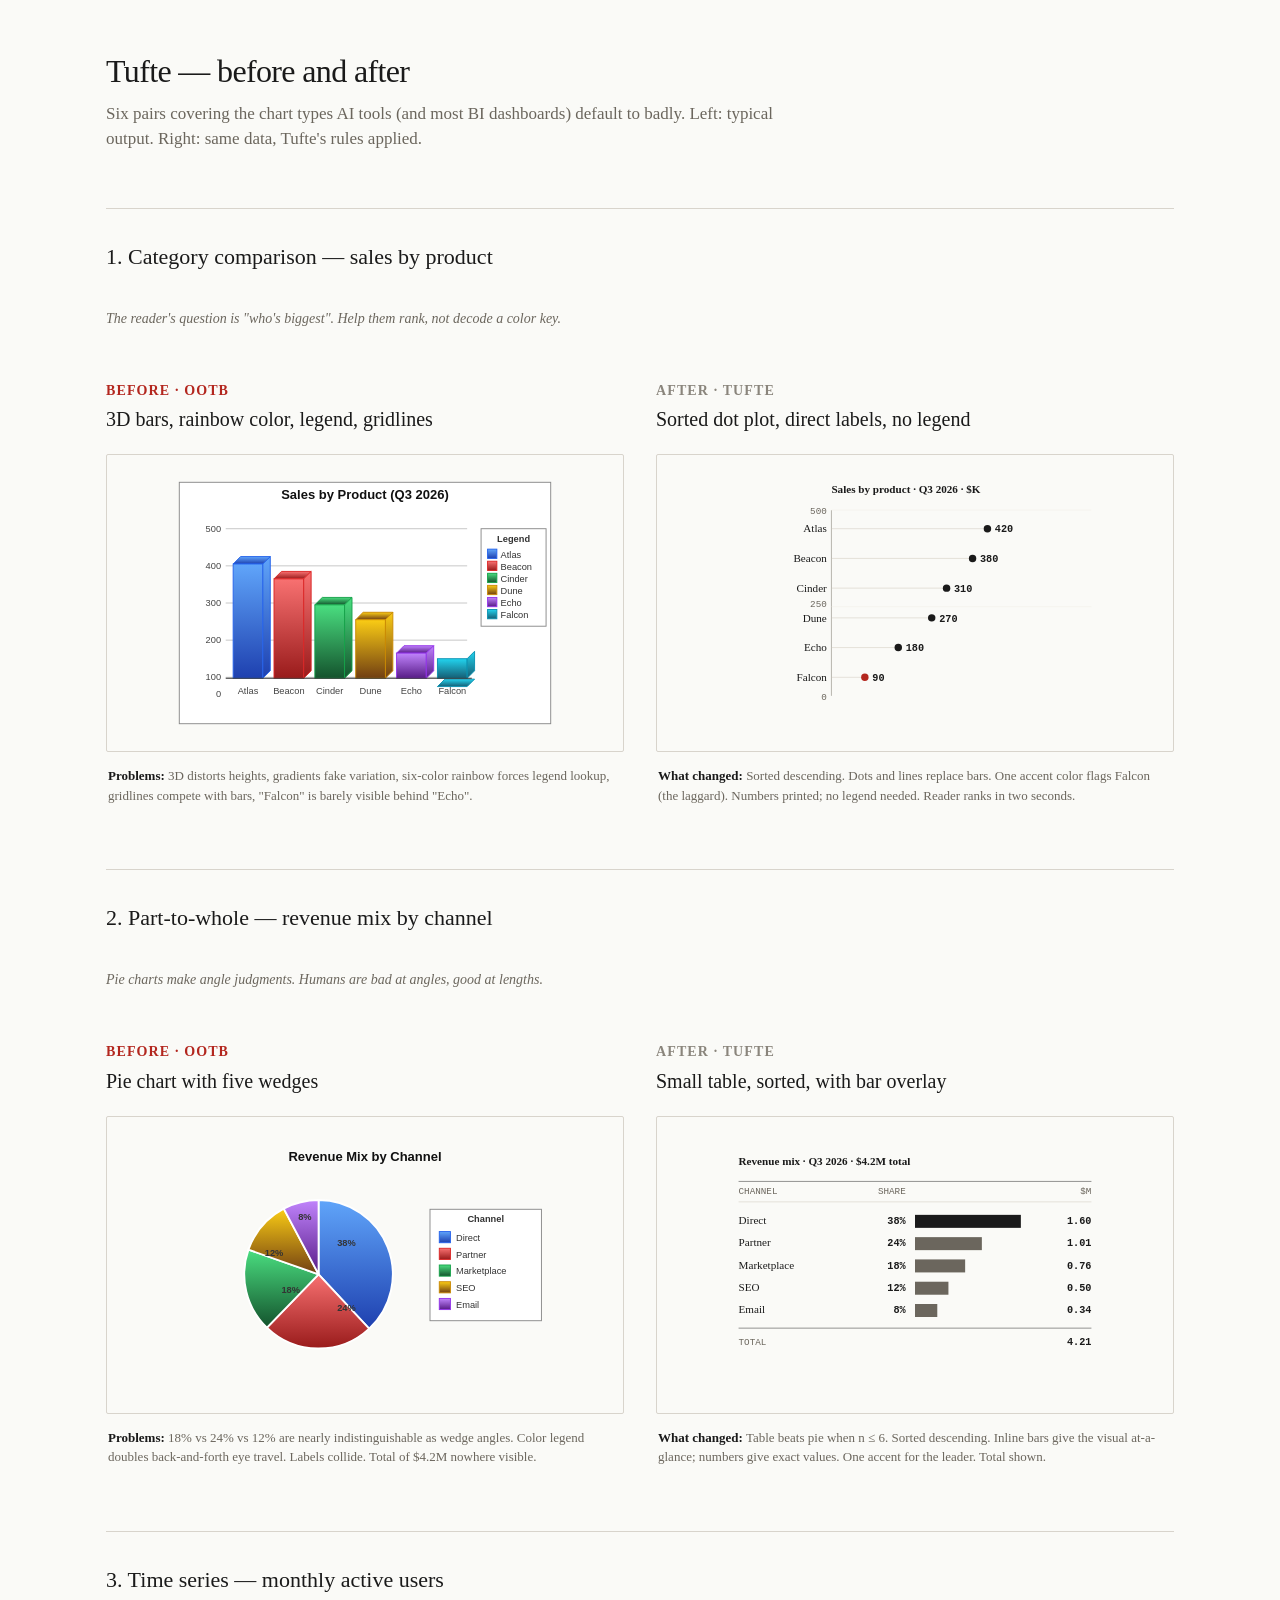
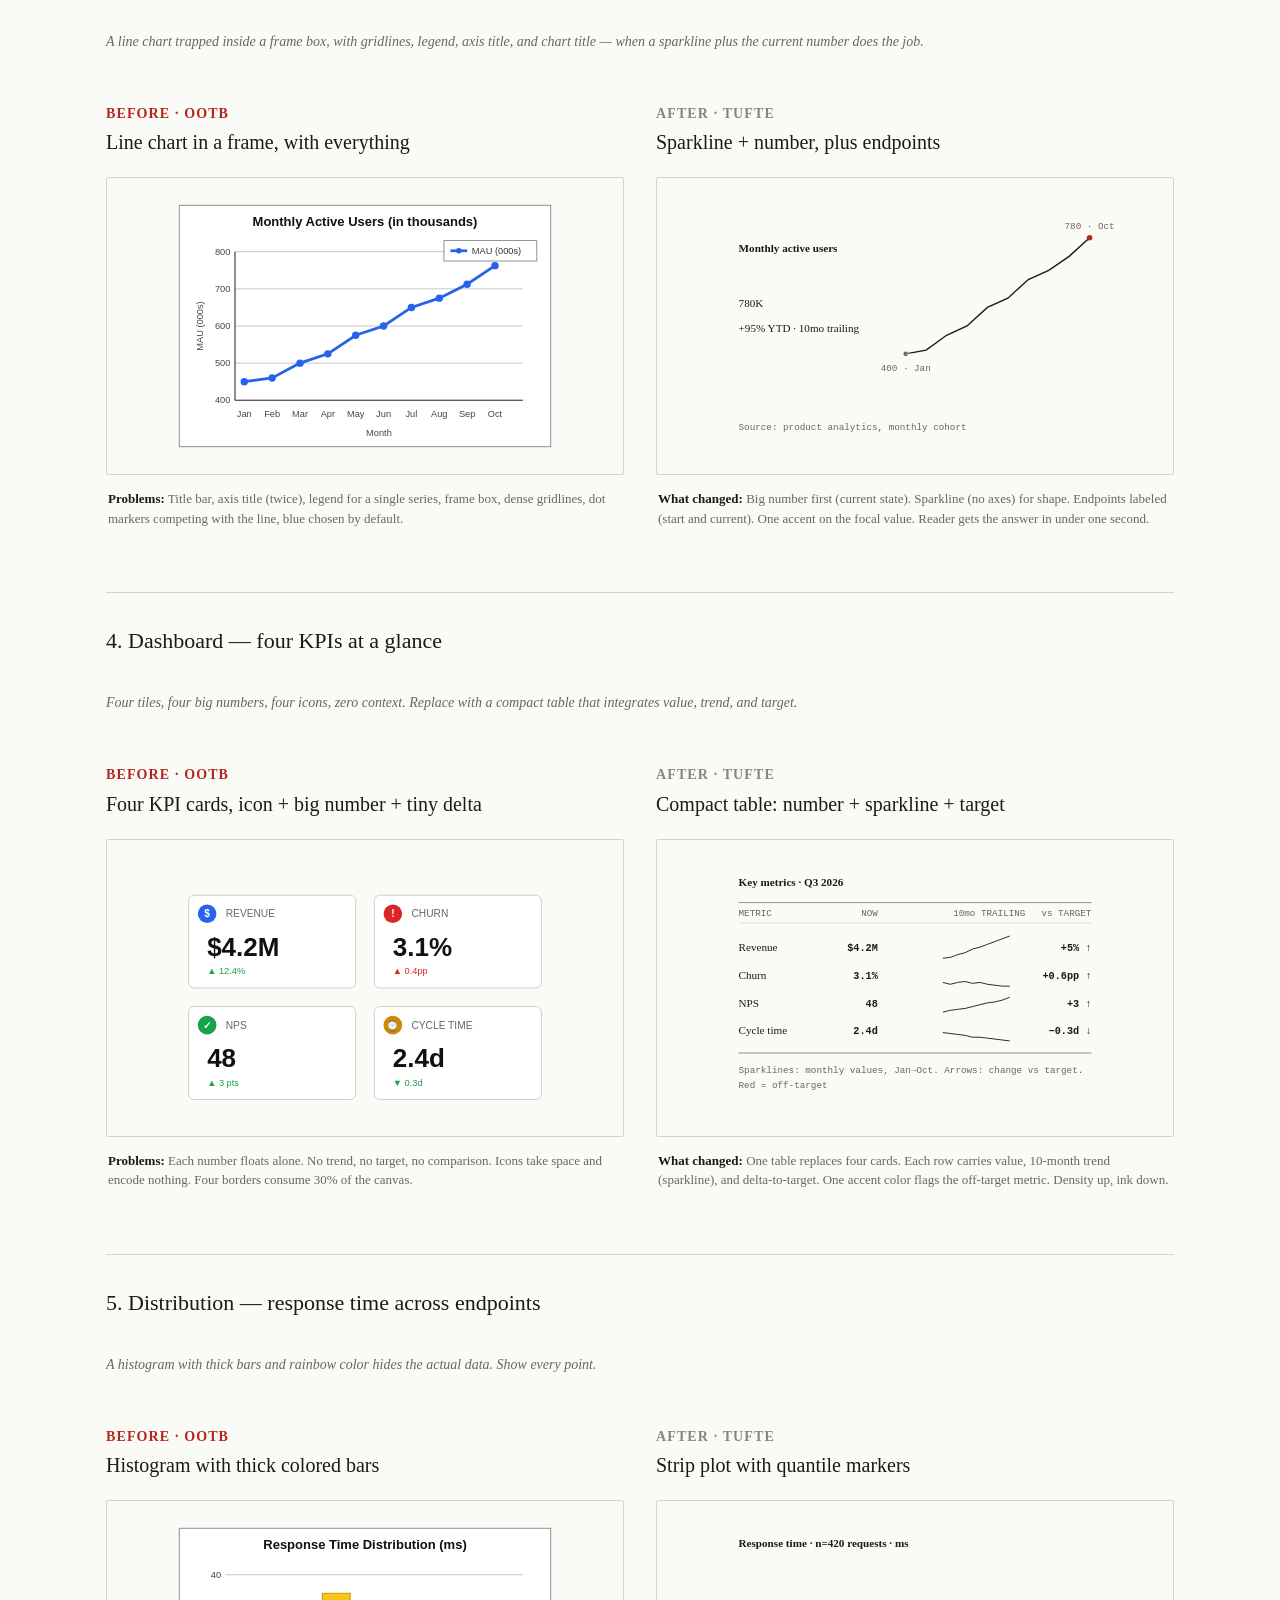
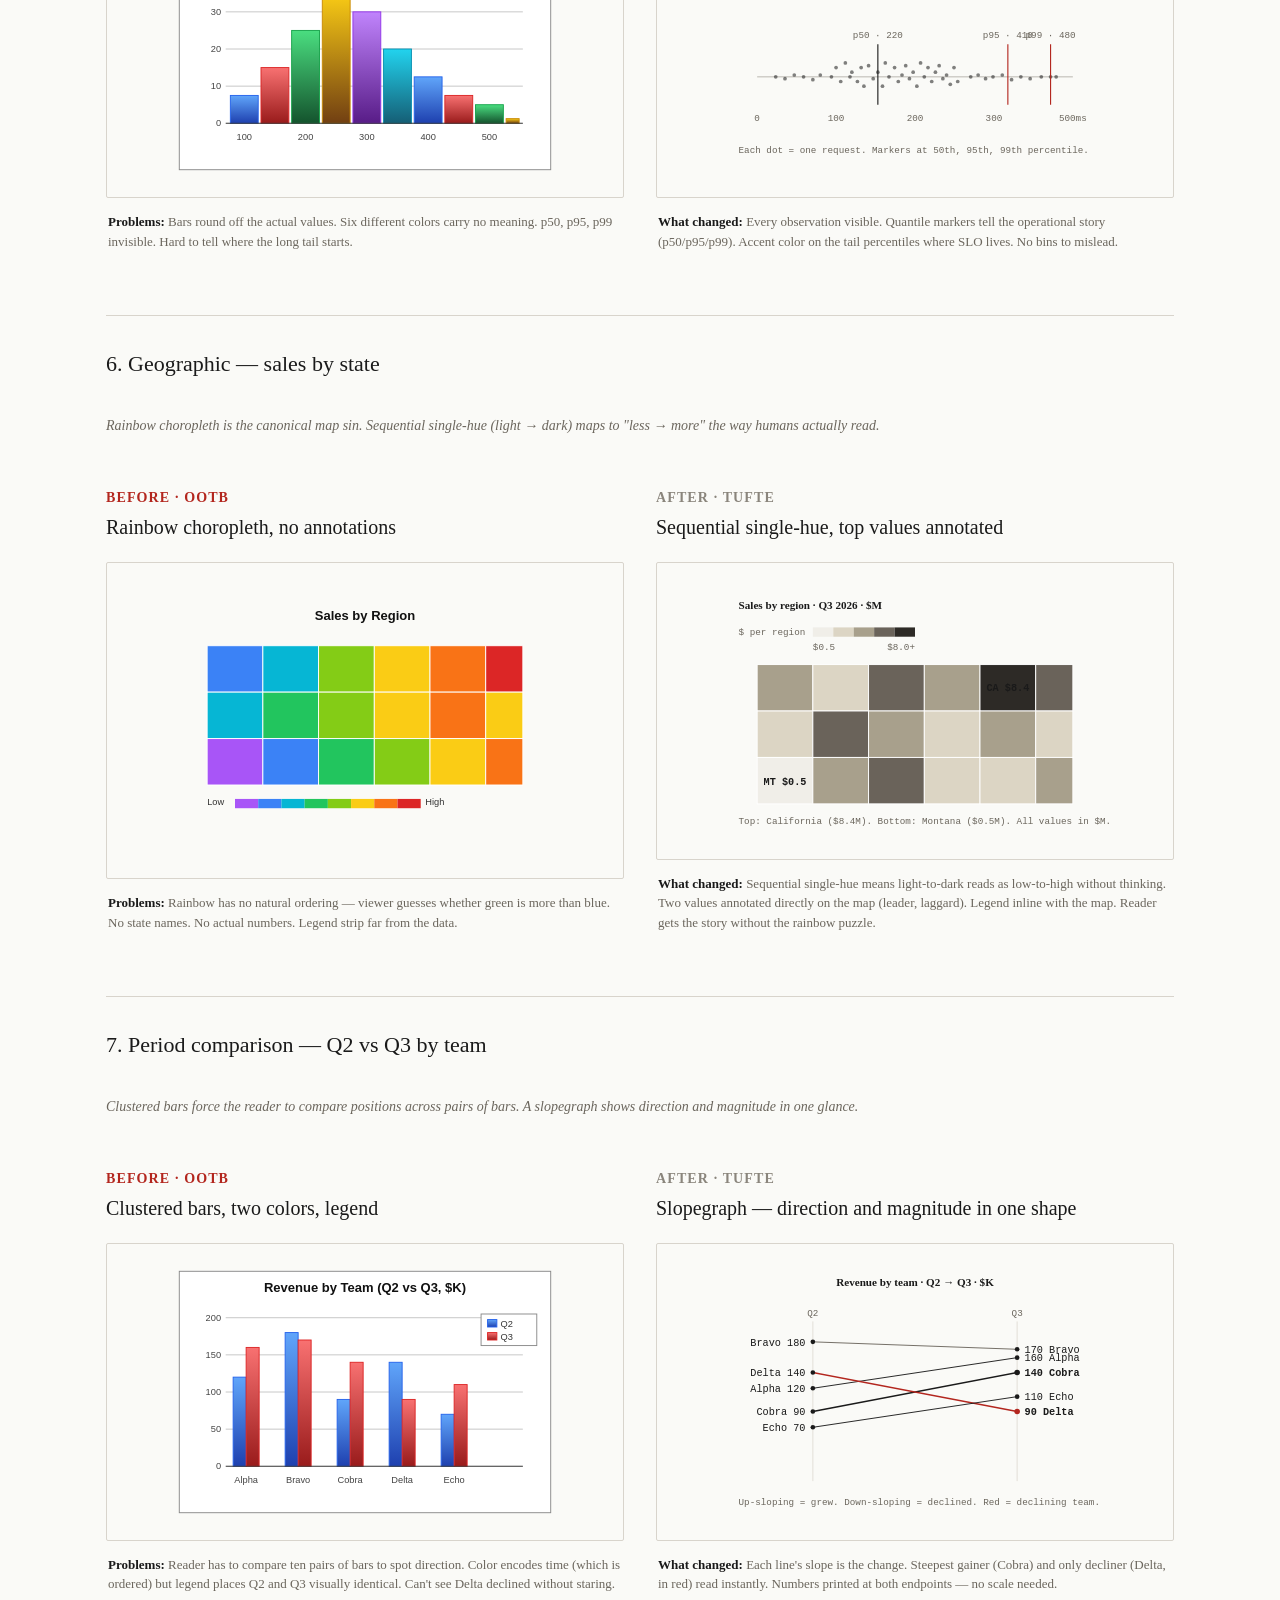
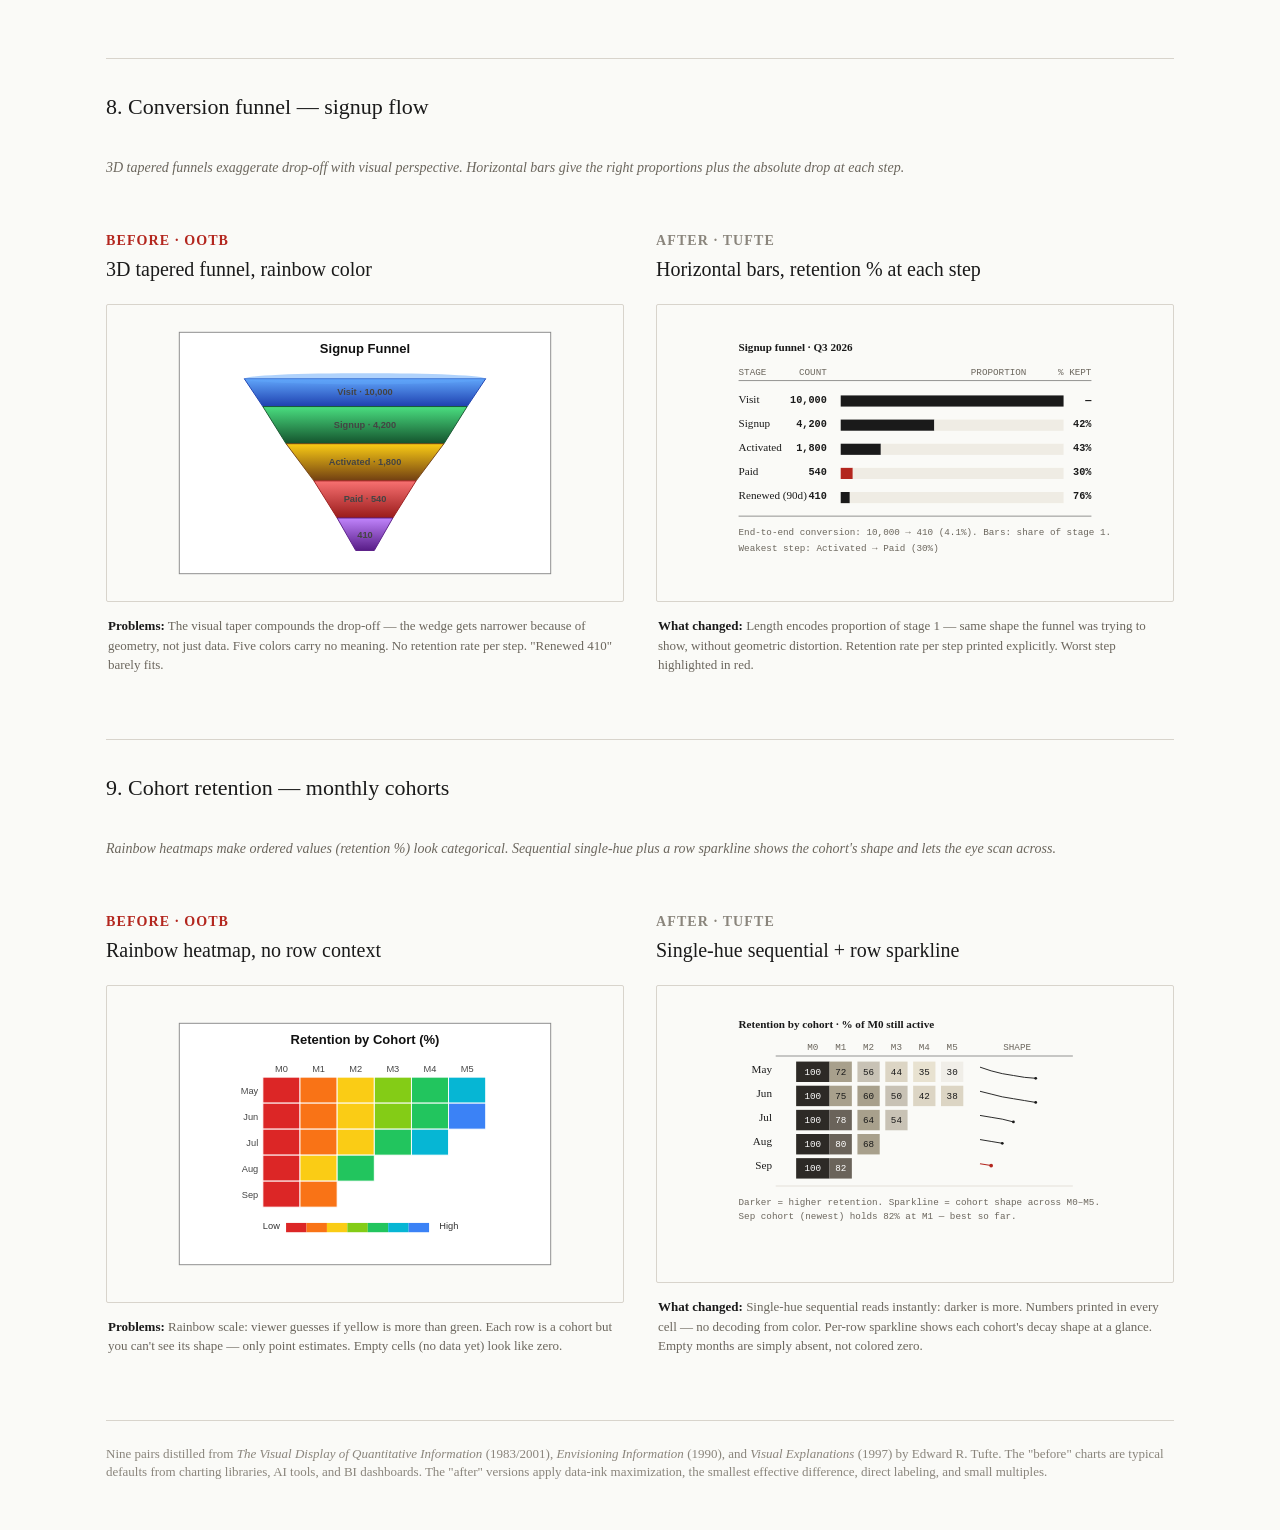
<file: tufte-viz/before-after.html>
<!DOCTYPE html>
<html lang="en">
<head>
<meta charset="UTF-8">
<title>Tufte — before and after</title>
<style>
  :root {
    --ink: #1a1a1a;
    --paper: #fafaf7;
    --rule: #d8d4cc;
    --muted: #8a857c;
    --accent: #b3261e;
    --gray-1: #efece4;
    --gray-2: #c8c2b5;
    --gray-3: #6b665d;
  }
  * { box-sizing: border-box; }
  html, body {
    margin: 0;
    padding: 0;
    background: var(--paper);
    color: var(--ink);
    font-family: "Charter", "Iowan Old Style", Georgia, serif;
    font-size: 16px;
    line-height: 1.45;
  }
  body { padding: 48px 56px; max-width: 1180px; margin: 0 auto; }
  h1 {
    font-size: 32px;
    font-weight: 500;
    letter-spacing: -0.02em;
    margin: 0 0 8px;
  }
  .lede {
    color: var(--gray-3);
    font-size: 17px;
    max-width: 680px;
    margin: 0 0 56px;
  }
  .pair {
    display: grid;
    grid-template-columns: 1fr 1fr;
    gap: 32px;
    margin: 0 0 64px;
    border-top: 1px solid var(--rule);
    padding-top: 32px;
  }
  .pair > div { display: flex; flex-direction: column; }
  .pair h2 {
    font-size: 14px;
    font-weight: 600;
    text-transform: uppercase;
    letter-spacing: 0.08em;
    color: var(--muted);
    margin: 0 0 4px;
  }
  .pair h2.before { color: var(--accent); }
  .pair h3 {
    font-size: 20px;
    font-weight: 500;
    margin: 0 0 20px;
    color: var(--ink);
  }
  .pair-title {
    grid-column: 1 / -1;
    font-size: 22px;
    font-weight: 500;
    margin: 0 0 4px;
    color: var(--ink);
  }
  .pair-rule {
    grid-column: 1 / -1;
    font-size: 14px;
    color: var(--gray-3);
    margin: 0 0 20px;
    font-style: italic;
  }
  .chart {
    background: var(--paper);
    padding: 18px;
    border: 1px solid var(--rule);
    border-radius: 2px;
    flex: 1;
    display: flex;
    align-items: center;
    justify-content: center;
    min-height: 280px;
  }
  .chart.after { border-color: var(--rule); }
  .notes {
    font-size: 13px;
    color: var(--gray-3);
    margin: 14px 2px 0;
    line-height: 1.5;
  }
  .notes b { color: var(--ink); font-weight: 600; }

  /* Chart-specific styles */
  .tick { font-family: "SF Mono", "Berkeley Mono", monospace; font-size: 10px; fill: var(--gray-3); }
  .label { font-family: "Charter", Georgia, serif; font-size: 12px; fill: var(--ink); }
  .label-mono { font-family: "SF Mono", monospace; font-size: 11px; fill: var(--ink); }
  .value { font-family: "SF Mono", monospace; font-size: 11px; fill: var(--ink); font-weight: 600; }
  .axis { stroke: var(--gray-3); stroke-width: 0.5; fill: none; }
  .gridline-light { stroke: var(--gray-1); stroke-width: 0.5; }

  /* BEFORE-style "AI default" chart styles */
  .b-bg { fill: white; stroke: #888; stroke-width: 1; }
  .b-grid { stroke: #aaa; stroke-width: 0.7; }
  .b-bar-1 { fill: url(#grad-1); stroke: #2563eb; stroke-width: 1; }
  .b-bar-2 { fill: url(#grad-2); stroke: #dc2626; stroke-width: 1; }
  .b-bar-3 { fill: url(#grad-3); stroke: #16a34a; stroke-width: 1; }
  .b-bar-4 { fill: url(#grad-4); stroke: #ca8a04; stroke-width: 1; }
  .b-bar-5 { fill: url(#grad-5); stroke: #9333ea; stroke-width: 1; }
  .b-bar-6 { fill: url(#grad-6); stroke: #0891b2; stroke-width: 1; }
  .b-title { font-family: Arial, sans-serif; font-size: 14px; font-weight: bold; fill: #111; }
  .b-tick { font-family: Arial, sans-serif; font-size: 10px; fill: #444; }
  .b-legend { font-family: Arial, sans-serif; font-size: 10px; fill: #333; }
  .b-axis { stroke: #333; stroke-width: 1.2; fill: none; }

  footer { border-top: 1px solid var(--rule); padding-top: 24px; color: var(--muted); font-size: 13px; }
</style>
</head>
<body>

<svg width="0" height="0" style="position:absolute">
  <defs>
    <linearGradient id="grad-1" x1="0%" y1="0%" x2="0%" y2="100%"><stop offset="0%" stop-color="#60a5fa"/><stop offset="100%" stop-color="#1e40af"/></linearGradient>
    <linearGradient id="grad-2" x1="0%" y1="0%" x2="0%" y2="100%"><stop offset="0%" stop-color="#f87171"/><stop offset="100%" stop-color="#991b1b"/></linearGradient>
    <linearGradient id="grad-3" x1="0%" y1="0%" x2="0%" y2="100%"><stop offset="0%" stop-color="#4ade80"/><stop offset="100%" stop-color="#14532d"/></linearGradient>
    <linearGradient id="grad-4" x1="0%" y1="0%" x2="0%" y2="100%"><stop offset="0%" stop-color="#facc15"/><stop offset="100%" stop-color="#713f12"/></linearGradient>
    <linearGradient id="grad-5" x1="0%" y1="0%" x2="0%" y2="100%"><stop offset="0%" stop-color="#c084fc"/><stop offset="100%" stop-color="#581c87"/></linearGradient>
    <linearGradient id="grad-6" x1="0%" y1="0%" x2="0%" y2="100%"><stop offset="0%" stop-color="#22d3ee"/><stop offset="100%" stop-color="#155e75"/></linearGradient>
  </defs>
</svg>

<h1>Tufte — before and after</h1>
<p class="lede">Six pairs covering the chart types AI tools (and most BI dashboards) default to badly. Left: typical output. Right: same data, Tufte's rules applied.</p>

<!-- 1. CATEGORY COMPARISON -->
<section class="pair">
  <div class="pair-title">1. Category comparison — sales by product</div>
  <div class="pair-rule">The reader's question is "who's biggest". Help them rank, not decode a color key.</div>

  <div>
    <h2 class="before">Before · OOTB</h2>
    <h3>3D bars, rainbow color, legend, gridlines</h3>
    <div class="chart">
      <svg viewBox="0 0 420 280" width="100%" height="260">
        <rect class="b-bg" x="10" y="10" width="400" height="260"/>
        <text x="210" y="28" text-anchor="middle" class="b-title">Sales by Product (Q3 2026)</text>
        <!-- gridlines -->
        <g class="b-grid">
          <line x1="60" y1="60" x2="320" y2="60"/>
          <line x1="60" y1="100" x2="320" y2="60" opacity="0"/>
          <line x1="60" y1="100" x2="320" y2="100"/>
          <line x1="60" y1="140" x2="320" y2="140"/>
          <line x1="60" y1="180" x2="320" y2="180"/>
          <line x1="60" y1="220" x2="320" y2="220"/>
        </g>
        <!-- y axis labels -->
        <g class="b-tick">
          <text x="55" y="63" text-anchor="end">500</text>
          <text x="55" y="103" text-anchor="end">400</text>
          <text x="55" y="143" text-anchor="end">300</text>
          <text x="55" y="183" text-anchor="end">200</text>
          <text x="55" y="223" text-anchor="end">100</text>
          <text x="55" y="227" text-anchor="end" dy="14">0</text>
        </g>
        <!-- 3D bars -->
        <g>
          <!-- A 420 -->
          <polygon class="b-bar-1" points="68,98 100,98 108,90 76,90"/>
          <rect class="b-bar-1" x="68" y="98" width="32" height="123"/>
          <polygon class="b-bar-1" points="100,98 108,90 108,213 100,221"/>
          <!-- B 380 -->
          <polygon class="b-bar-2" points="112,114 144,114 152,106 120,106"/>
          <rect class="b-bar-2" x="112" y="114" width="32" height="107"/>
          <polygon class="b-bar-2" points="144,114 152,106 152,213 144,221"/>
          <!-- C 310 -->
          <polygon class="b-bar-3" points="156,142 188,142 196,134 164,134"/>
          <rect class="b-bar-3" x="156" y="142" width="32" height="79"/>
          <polygon class="b-bar-3" points="188,142 196,134 196,213 188,221"/>
          <!-- D 270 -->
          <polygon class="b-bar-4" points="200,158 232,158 240,150 208,150"/>
          <rect class="b-bar-4" x="200" y="158" width="32" height="63"/>
          <polygon class="b-bar-4" points="232,158 240,150 240,213 232,221"/>
          <!-- E 180 -->
          <polygon class="b-bar-5" points="244,194 276,194 284,186 252,186"/>
          <rect class="b-bar-5" x="244" y="194" width="32" height="27"/>
          <polygon class="b-bar-5" points="276,194 284,186 284,213 276,221"/>
          <!-- F 90 -->
          <polygon class="b-bar-6" points="288,230 320,230 328,222 296,222"/>
          <rect class="b-bar-6" x="288" y="230" width="32" height="-9" height="0"/>
          <rect class="b-bar-6" x="288" y="200" width="32" height="21"/>
          <polygon class="b-bar-6" points="320,200 328,192 328,213 320,221"/>
        </g>
        <!-- x labels -->
        <g class="b-tick">
          <text x="84" y="238" text-anchor="middle">Atlas</text>
          <text x="128" y="238" text-anchor="middle">Beacon</text>
          <text x="172" y="238" text-anchor="middle">Cinder</text>
          <text x="216" y="238" text-anchor="middle">Dune</text>
          <text x="260" y="238" text-anchor="middle">Echo</text>
          <text x="304" y="238" text-anchor="middle">Falcon</text>
        </g>
        <!-- legend box -->
        <g>
          <rect x="335" y="60" width="70" height="105" fill="white" stroke="#888"/>
          <text x="370" y="74" text-anchor="middle" class="b-legend" font-weight="bold">Legend</text>
          <rect x="342" y="82" width="10" height="10" class="b-bar-1"/><text x="356" y="91" class="b-legend">Atlas</text>
          <rect x="342" y="95" width="10" height="10" class="b-bar-2"/><text x="356" y="104" class="b-legend">Beacon</text>
          <rect x="342" y="108" width="10" height="10" class="b-bar-3"/><text x="356" y="117" class="b-legend">Cinder</text>
          <rect x="342" y="121" width="10" height="10" class="b-bar-4"/><text x="356" y="130" class="b-legend">Dune</text>
          <rect x="342" y="134" width="10" height="10" class="b-bar-5"/><text x="356" y="143" class="b-legend">Echo</text>
          <rect x="342" y="147" width="10" height="10" class="b-bar-6"/><text x="356" y="156" class="b-legend">Falcon</text>
        </g>
        <line x1="60" y1="221" x2="325" y2="221" class="b-axis"/>
      </svg>
    </div>
    <p class="notes"><b>Problems:</b> 3D distorts heights, gradients fake variation, six-color rainbow forces legend lookup, gridlines compete with bars, "Falcon" is barely visible behind "Echo".</p>
  </div>

  <div>
    <h2>After · Tufte</h2>
    <h3>Sorted dot plot, direct labels, no legend</h3>
    <div class="chart after">
      <svg viewBox="0 0 420 280" width="100%" height="260">
        <!-- range frame y axis -->
        <line x1="120" y1="40" x2="120" y2="240" class="axis"/>
        <!-- axis ticks (sparse) -->
        <g class="tick">
          <text x="115" y="44" text-anchor="end">500</text>
          <text x="115" y="144" text-anchor="end">250</text>
          <text x="115" y="244" text-anchor="end">0</text>
        </g>
        <!-- subtle gridlines at ticks only -->
        <line x1="120" y1="40" x2="400" y2="40" class="gridline-light"/>
        <line x1="120" y1="144" x2="400" y2="144" class="gridline-light"/>
        <!-- data, sorted desc -->
        <!-- Atlas 420 -->
        <line x1="120" y1="60" x2="288" y2="60" stroke="var(--gray-2)" stroke-width="0.5"/>
        <circle cx="288" cy="60" r="4" fill="var(--ink)"/>
        <text x="115" y="64" text-anchor="end" class="label">Atlas</text>
        <text x="296" y="64" class="value">420</text>
        <!-- Beacon 380 -->
        <line x1="120" y1="92" x2="272" y2="92" stroke="var(--gray-2)" stroke-width="0.5"/>
        <circle cx="272" cy="92" r="4" fill="var(--ink)"/>
        <text x="115" y="96" text-anchor="end" class="label">Beacon</text>
        <text x="280" y="96" class="value">380</text>
        <!-- Cinder 310 -->
        <line x1="120" y1="124" x2="244" y2="124" stroke="var(--gray-2)" stroke-width="0.5"/>
        <circle cx="244" cy="124" r="4" fill="var(--ink)"/>
        <text x="115" y="128" text-anchor="end" class="label">Cinder</text>
        <text x="252" y="128" class="value">310</text>
        <!-- Dune 270 -->
        <line x1="120" y1="156" x2="228" y2="156" stroke="var(--gray-2)" stroke-width="0.5"/>
        <circle cx="228" cy="156" r="4" fill="var(--ink)"/>
        <text x="115" y="160" text-anchor="end" class="label">Dune</text>
        <text x="236" y="160" class="value">270</text>
        <!-- Echo 180 -->
        <line x1="120" y1="188" x2="192" y2="188" stroke="var(--gray-2)" stroke-width="0.5"/>
        <circle cx="192" cy="188" r="4" fill="var(--ink)"/>
        <text x="115" y="192" text-anchor="end" class="label">Echo</text>
        <text x="200" y="192" class="value">180</text>
        <!-- Falcon 90 -->
        <line x1="120" y1="220" x2="156" y2="220" stroke="var(--gray-2)" stroke-width="0.5"/>
        <circle cx="156" cy="220" r="4" fill="var(--accent)"/>
        <text x="115" y="224" text-anchor="end" class="label">Falcon</text>
        <text x="164" y="224" class="value">90</text>
        <!-- caption -->
        <text x="120" y="22" class="label" font-size="13" font-weight="600">Sales by product · Q3 2026 · $K</text>
      </svg>
    </div>
    <p class="notes"><b>What changed:</b> Sorted descending. Dots and lines replace bars. One accent color flags Falcon (the laggard). Numbers printed; no legend needed. Reader ranks in two seconds.</p>
  </div>
</section>


<!-- 2. PART TO WHOLE -->
<section class="pair">
  <div class="pair-title">2. Part-to-whole — revenue mix by channel</div>
  <div class="pair-rule">Pie charts make angle judgments. Humans are bad at angles, good at lengths.</div>

  <div>
    <h2 class="before">Before · OOTB</h2>
    <h3>Pie chart with five wedges</h3>
    <div class="chart">
      <svg viewBox="0 0 420 280" width="100%" height="260">
        <text x="210" y="28" text-anchor="middle" class="b-title">Revenue Mix by Channel</text>
        <!-- pie centered at 160,150 r=80 -->
        <!-- shares: Direct 38%, Partner 24%, Marketplace 18%, SEO 12%, Email 8% -->
        <g transform="translate(160,150)">
          <!-- 0 - 137 deg (38%) Direct -->
          <path d="M 0,0 L 0,-80 A 80,80 0 0,1 54.5,58.5 Z" fill="url(#grad-1)" stroke="white" stroke-width="2"/>
          <!-- 137 - 224 deg (24%) Partner -->
          <path d="M 0,0 L 54.5,58.5 A 80,80 0 0,1 -55.6,57.5 Z" fill="url(#grad-2)" stroke="white" stroke-width="2"/>
          <!-- 224 - 289 deg (18%) Marketplace -->
          <path d="M 0,0 L -55.6,57.5 A 80,80 0 0,1 -75.5,-26.5 Z" fill="url(#grad-3)" stroke="white" stroke-width="2"/>
          <!-- 289 - 332 deg (12%) SEO -->
          <path d="M 0,0 L -75.5,-26.5 A 80,80 0 0,1 -37.5,-70.7 Z" fill="url(#grad-4)" stroke="white" stroke-width="2"/>
          <!-- 332 - 360 deg (8%) Email -->
          <path d="M 0,0 L -37.5,-70.7 A 80,80 0 0,1 0,-80 Z" fill="url(#grad-5)" stroke="white" stroke-width="2"/>
          <!-- pie labels overlapping -->
          <text x="20" y="-30" class="b-legend" fill="white" font-weight="bold">38%</text>
          <text x="20" y="40" class="b-legend" fill="white" font-weight="bold">24%</text>
          <text x="-40" y="20" class="b-legend" fill="white" font-weight="bold">18%</text>
          <text x="-58" y="-20" class="b-legend" fill="white" font-weight="bold">12%</text>
          <text x="-22" y="-58" class="b-legend" fill="white" font-weight="bold">8%</text>
        </g>
        <!-- legend -->
        <g>
          <rect x="280" y="80" width="120" height="120" fill="white" stroke="#888"/>
          <text x="340" y="94" text-anchor="middle" class="b-legend" font-weight="bold">Channel</text>
          <rect x="290" y="104" width="12" height="12" class="b-bar-1"/><text x="308" y="114" class="b-legend">Direct</text>
          <rect x="290" y="122" width="12" height="12" class="b-bar-2"/><text x="308" y="132" class="b-legend">Partner</text>
          <rect x="290" y="140" width="12" height="12" class="b-bar-3"/><text x="308" y="150" class="b-legend">Marketplace</text>
          <rect x="290" y="158" width="12" height="12" class="b-bar-4"/><text x="308" y="168" class="b-legend">SEO</text>
          <rect x="290" y="176" width="12" height="12" class="b-bar-5"/><text x="308" y="186" class="b-legend">Email</text>
        </g>
      </svg>
    </div>
    <p class="notes"><b>Problems:</b> 18% vs 24% vs 12% are nearly indistinguishable as wedge angles. Color legend doubles back-and-forth eye travel. Labels collide. Total of $4.2M nowhere visible.</p>
  </div>

  <div>
    <h2>After · Tufte</h2>
    <h3>Small table, sorted, with bar overlay</h3>
    <div class="chart after">
      <svg viewBox="0 0 420 280" width="100%" height="260">
        <text x="20" y="32" class="label" font-size="13" font-weight="600">Revenue mix · Q3 2026 · $4.2M total</text>

        <!-- header rule -->
        <line x1="20" y1="50" x2="400" y2="50" stroke="var(--ink)" stroke-width="0.5"/>
        <text x="20" y="64" class="tick">CHANNEL</text>
        <text x="200" y="64" class="tick" text-anchor="end">SHARE</text>
        <text x="400" y="64" class="tick" text-anchor="end">$M</text>
        <line x1="20" y1="72" x2="400" y2="72" stroke="var(--gray-2)" stroke-width="0.5"/>

        <!-- rows -->
        <g font-family="Charter, Georgia, serif" font-size="13">
          <!-- Direct 38% 1.60M -->
          <text x="20" y="96" class="label">Direct</text>
          <rect x="210" y="86" width="114" height="14" fill="var(--ink)"/>
          <text x="200" y="96" class="value" text-anchor="end">38%</text>
          <text x="400" y="96" class="value" text-anchor="end">1.60</text>
          <!-- Partner 24% 1.01M -->
          <text x="20" y="120" class="label">Partner</text>
          <rect x="210" y="110" width="72" height="14" fill="var(--gray-3)"/>
          <text x="200" y="120" class="value" text-anchor="end">24%</text>
          <text x="400" y="120" class="value" text-anchor="end">1.01</text>
          <!-- Marketplace 18% 0.76M -->
          <text x="20" y="144" class="label">Marketplace</text>
          <rect x="210" y="134" width="54" height="14" fill="var(--gray-3)"/>
          <text x="200" y="144" class="value" text-anchor="end">18%</text>
          <text x="400" y="144" class="value" text-anchor="end">0.76</text>
          <!-- SEO 12% 0.50M -->
          <text x="20" y="168" class="label">SEO</text>
          <rect x="210" y="158" width="36" height="14" fill="var(--gray-3)"/>
          <text x="200" y="168" class="value" text-anchor="end">12%</text>
          <text x="400" y="168" class="value" text-anchor="end">0.50</text>
          <!-- Email 8% 0.34M -->
          <text x="20" y="192" class="label">Email</text>
          <rect x="210" y="182" width="24" height="14" fill="var(--gray-3)"/>
          <text x="200" y="192" class="value" text-anchor="end">8%</text>
          <text x="400" y="192" class="value" text-anchor="end">0.34</text>
        </g>
        <line x1="20" y1="208" x2="400" y2="208" stroke="var(--ink)" stroke-width="0.5"/>
        <text x="20" y="226" class="tick" fill="var(--ink)">TOTAL</text>
        <text x="400" y="226" class="value" text-anchor="end">4.21</text>
      </svg>
    </div>
    <p class="notes"><b>What changed:</b> Table beats pie when n ≤ 6. Sorted descending. Inline bars give the visual at-a-glance; numbers give exact values. One accent for the leader. Total shown.</p>
  </div>
</section>


<!-- 3. TIME SERIES -->
<section class="pair">
  <div class="pair-title">3. Time series — monthly active users</div>
  <div class="pair-rule">A line chart trapped inside a frame box, with gridlines, legend, axis title, and chart title — when a sparkline plus the current number does the job.</div>

  <div>
    <h2 class="before">Before · OOTB</h2>
    <h3>Line chart in a frame, with everything</h3>
    <div class="chart">
      <svg viewBox="0 0 420 280" width="100%" height="260">
        <rect class="b-bg" x="10" y="10" width="400" height="260"/>
        <text x="210" y="32" text-anchor="middle" class="b-title">Monthly Active Users (in thousands)</text>
        <!-- gridlines -->
        <g class="b-grid">
          <line x1="70" y1="60" x2="380" y2="60"/>
          <line x1="70" y1="100" x2="380" y2="100"/>
          <line x1="70" y1="140" x2="380" y2="140"/>
          <line x1="70" y1="180" x2="380" y2="180"/>
          <line x1="70" y1="220" x2="380" y2="220"/>
        </g>
        <!-- y ticks -->
        <g class="b-tick">
          <text x="65" y="63" text-anchor="end">800</text>
          <text x="65" y="103" text-anchor="end">700</text>
          <text x="65" y="143" text-anchor="end">600</text>
          <text x="65" y="183" text-anchor="end">500</text>
          <text x="65" y="223" text-anchor="end">400</text>
        </g>
        <!-- x ticks -->
        <g class="b-tick">
          <text x="80" y="238" text-anchor="middle">Jan</text>
          <text x="110" y="238" text-anchor="middle">Feb</text>
          <text x="140" y="238" text-anchor="middle">Mar</text>
          <text x="170" y="238" text-anchor="middle">Apr</text>
          <text x="200" y="238" text-anchor="middle">May</text>
          <text x="230" y="238" text-anchor="middle">Jun</text>
          <text x="260" y="238" text-anchor="middle">Jul</text>
          <text x="290" y="238" text-anchor="middle">Aug</text>
          <text x="320" y="238" text-anchor="middle">Sep</text>
          <text x="350" y="238" text-anchor="middle">Oct</text>
        </g>
        <!-- axis lines -->
        <line x1="70" y1="220" x2="380" y2="220" class="b-axis"/>
        <line x1="70" y1="60" x2="70" y2="220" class="b-axis"/>
        <!-- the line (thick, blue, w/ markers) -->
        <polyline fill="none" stroke="#2563eb" stroke-width="3"
          points="80,200 110,196 140,180 170,170 200,150 230,140 260,120 290,110 320,95 350,75"/>
        <g fill="#2563eb">
          <circle cx="80" cy="200" r="4"/><circle cx="110" cy="196" r="4"/><circle cx="140" cy="180" r="4"/>
          <circle cx="170" cy="170" r="4"/><circle cx="200" cy="150" r="4"/><circle cx="230" cy="140" r="4"/>
          <circle cx="260" cy="120" r="4"/><circle cx="290" cy="110" r="4"/><circle cx="320" cy="95" r="4"/>
          <circle cx="350" cy="75" r="4"/>
        </g>
        <!-- legend -->
        <g>
          <rect x="295" y="48" width="100" height="22" fill="white" stroke="#888"/>
          <line x1="302" y1="59" x2="320" y2="59" stroke="#2563eb" stroke-width="3"/>
          <circle cx="311" cy="59" r="3" fill="#2563eb"/>
          <text x="325" y="62" class="b-legend">MAU (000s)</text>
        </g>
        <!-- axis title -->
        <text x="35" y="140" class="b-tick" transform="rotate(-90 35 140)" text-anchor="middle">MAU (000s)</text>
        <text x="225" y="258" class="b-tick" text-anchor="middle">Month</text>
      </svg>
    </div>
    <p class="notes"><b>Problems:</b> Title bar, axis title (twice), legend for a single series, frame box, dense gridlines, dot markers competing with the line, blue chosen by default.</p>
  </div>

  <div>
    <h2>After · Tufte</h2>
    <h3>Sparkline + number, plus endpoints</h3>
    <div class="chart after">
      <svg viewBox="0 0 420 280" width="100%" height="260">
        <!-- giant number on the left -->
        <text x="20" y="60" class="label" font-size="13" font-weight="600" fill="var(--gray-3)">Monthly active users</text>
        <text x="20" y="120" class="label" font-family="SF Mono, Berkeley Mono, monospace" font-size="44" font-weight="500">780K</text>
        <text x="20" y="146" class="label" font-size="12" fill="var(--gray-3)">+95% YTD · 10mo trailing</text>

        <!-- sparkline (no axes, no grid) -->
        <g transform="translate(200,80)">
          <polyline fill="none" stroke="var(--ink)" stroke-width="1.5"
            points="0,90 22,86 44,70 66,60 88,40 110,30 132,10 154,0 176,-15 198,-35"/>
          <!-- min/max markers -->
          <circle cx="0" cy="90" r="2.5" fill="var(--gray-3)"/>
          <text x="0" y="108" class="tick" text-anchor="middle">400 · Jan</text>
          <circle cx="198" cy="-35" r="3" fill="var(--accent)"/>
          <text x="198" y="-44" class="tick" text-anchor="middle" fill="var(--accent)">780 · Oct</text>
        </g>

        <!-- a faint reference line at zero — optional -->
        <line x1="200" y1="170" x2="398" y2="170" stroke="var(--gray-1)" stroke-width="0.5"/>

        <text x="20" y="252" class="tick" fill="var(--gray-3)">Source: product analytics, monthly cohort</text>
      </svg>
    </div>
    <p class="notes"><b>What changed:</b> Big number first (current state). Sparkline (no axes) for shape. Endpoints labeled (start and current). One accent on the focal value. Reader gets the answer in under one second.</p>
  </div>
</section>


<!-- 4. DASHBOARD KPI -->
<section class="pair">
  <div class="pair-title">4. Dashboard — four KPIs at a glance</div>
  <div class="pair-rule">Four tiles, four big numbers, four icons, zero context. Replace with a compact table that integrates value, trend, and target.</div>

  <div>
    <h2 class="before">Before · OOTB</h2>
    <h3>Four KPI cards, icon + big number + tiny delta</h3>
    <div class="chart">
      <svg viewBox="0 0 420 280" width="100%" height="260">
        <!-- 4 cards -->
        <g font-family="Arial, sans-serif">
          <!-- card 1 -->
          <rect x="20" y="40" width="180" height="100" fill="white" stroke="#ccc" rx="6"/>
          <circle cx="40" cy="60" r="10" fill="#2563eb"/><text x="40" y="64" text-anchor="middle" fill="white" font-size="11" font-weight="bold">$</text>
          <text x="60" y="64" font-size="11" fill="#666">REVENUE</text>
          <text x="40" y="105" font-size="28" font-weight="bold" fill="#111">$4.2M</text>
          <text x="40" y="125" font-size="10" fill="#16a34a">▲ 12.4%</text>
          <!-- card 2 -->
          <rect x="220" y="40" width="180" height="100" fill="white" stroke="#ccc" rx="6"/>
          <circle cx="240" cy="60" r="10" fill="#dc2626"/><text x="240" y="64" text-anchor="middle" fill="white" font-size="11" font-weight="bold">!</text>
          <text x="260" y="64" font-size="11" fill="#666">CHURN</text>
          <text x="240" y="105" font-size="28" font-weight="bold" fill="#111">3.1%</text>
          <text x="240" y="125" font-size="10" fill="#dc2626">▲ 0.4pp</text>
          <!-- card 3 -->
          <rect x="20" y="160" width="180" height="100" fill="white" stroke="#ccc" rx="6"/>
          <circle cx="40" cy="180" r="10" fill="#16a34a"/><text x="40" y="184" text-anchor="middle" fill="white" font-size="11" font-weight="bold">✓</text>
          <text x="60" y="184" font-size="11" fill="#666">NPS</text>
          <text x="40" y="225" font-size="28" font-weight="bold" fill="#111">48</text>
          <text x="40" y="245" font-size="10" fill="#16a34a">▲ 3 pts</text>
          <!-- card 4 -->
          <rect x="220" y="160" width="180" height="100" fill="white" stroke="#ccc" rx="6"/>
          <circle cx="240" cy="180" r="10" fill="#ca8a04"/><text x="240" y="184" text-anchor="middle" fill="white" font-size="11" font-weight="bold">⌚</text>
          <text x="260" y="184" font-size="11" fill="#666">CYCLE TIME</text>
          <text x="240" y="225" font-size="28" font-weight="bold" fill="#111">2.4d</text>
          <text x="240" y="245" font-size="10" fill="#16a34a">▼ 0.3d</text>
        </g>
      </svg>
    </div>
    <p class="notes"><b>Problems:</b> Each number floats alone. No trend, no target, no comparison. Icons take space and encode nothing. Four borders consume 30% of the canvas.</p>
  </div>

  <div>
    <h2>After · Tufte</h2>
    <h3>Compact table: number + sparkline + target</h3>
    <div class="chart after">
      <svg viewBox="0 0 420 280" width="100%" height="260">
        <text x="20" y="30" class="label" font-size="13" font-weight="600">Key metrics · Q3 2026</text>

        <!-- header -->
        <line x1="20" y1="48" x2="400" y2="48" stroke="var(--ink)" stroke-width="0.5"/>
        <g class="tick">
          <text x="20" y="62">METRIC</text>
          <text x="170" y="62" text-anchor="end">NOW</text>
          <text x="290" y="62" text-anchor="middle">10mo TRAILING</text>
          <text x="400" y="62" text-anchor="end">vs TARGET</text>
        </g>
        <line x1="20" y1="70" x2="400" y2="70" stroke="var(--gray-2)" stroke-width="0.5"/>

        <!-- rows -->
        <!-- Revenue -->
        <text x="20" y="100" class="label">Revenue</text>
        <text x="170" y="100" class="value" text-anchor="end">$4.2M</text>
        <polyline fill="none" stroke="var(--ink)" stroke-width="1"
          points="240,108 248,107 256,104 264,102 272,98 280,96 288,93 296,90 304,87 312,84"/>
        <text x="400" y="100" class="value" text-anchor="end" fill="var(--ink)">+5% ↑</text>

        <!-- Churn -->
        <text x="20" y="130" class="label">Churn</text>
        <text x="170" y="130" class="value" text-anchor="end">3.1%</text>
        <polyline fill="none" stroke="var(--ink)" stroke-width="1"
          points="240,134 248,136 256,134 264,133 272,135 280,134 288,136 296,137 304,138 312,138"/>
        <text x="400" y="130" class="value" text-anchor="end" fill="var(--accent)">+0.6pp ↑</text>

        <!-- NPS -->
        <text x="20" y="160" class="label">NPS</text>
        <text x="170" y="160" class="value" text-anchor="end">48</text>
        <polyline fill="none" stroke="var(--ink)" stroke-width="1"
          points="240,166 248,164 256,163 264,162 272,160 280,158 288,156 296,155 304,153 312,150"/>
        <text x="400" y="160" class="value" text-anchor="end">+3 ↑</text>

        <!-- Cycle time -->
        <text x="20" y="190" class="label">Cycle time</text>
        <text x="170" y="190" class="value" text-anchor="end">2.4d</text>
        <polyline fill="none" stroke="var(--ink)" stroke-width="1"
          points="240,188 248,189 256,190 264,191 272,193 280,193 288,194 296,195 304,196 312,197"/>
        <text x="400" y="190" class="value" text-anchor="end">−0.3d ↓</text>

        <line x1="20" y1="210" x2="400" y2="210" stroke="var(--ink)" stroke-width="0.5"/>
        <text x="20" y="232" class="tick" fill="var(--gray-3)">Sparklines: monthly values, Jan→Oct. Arrows: change vs target.</text>
        <text x="20" y="248" class="tick" fill="var(--accent)">Red = off-target</text>
      </svg>
    </div>
    <p class="notes"><b>What changed:</b> One table replaces four cards. Each row carries value, 10-month trend (sparkline), and delta-to-target. One accent color flags the off-target metric. Density up, ink down.</p>
  </div>
</section>


<!-- 5. DISTRIBUTION -->
<section class="pair">
  <div class="pair-title">5. Distribution — response time across endpoints</div>
  <div class="pair-rule">A histogram with thick bars and rainbow color hides the actual data. Show every point.</div>

  <div>
    <h2 class="before">Before · OOTB</h2>
    <h3>Histogram with thick colored bars</h3>
    <div class="chart">
      <svg viewBox="0 0 420 280" width="100%" height="260">
        <rect class="b-bg" x="10" y="10" width="400" height="260"/>
        <text x="210" y="32" text-anchor="middle" class="b-title">Response Time Distribution (ms)</text>
        <g class="b-grid">
          <line x1="60" y1="60" x2="380" y2="60"/>
          <line x1="60" y1="100" x2="380" y2="100"/>
          <line x1="60" y1="140" x2="380" y2="140"/>
          <line x1="60" y1="180" x2="380" y2="180"/>
        </g>
        <g class="b-tick">
          <text x="55" y="63" text-anchor="end">40</text>
          <text x="55" y="103" text-anchor="end">30</text>
          <text x="55" y="143" text-anchor="end">20</text>
          <text x="55" y="183" text-anchor="end">10</text>
          <text x="55" y="223" text-anchor="end">0</text>
        </g>
        <g>
          <rect x="65" y="190" width="30" height="30" class="b-bar-1"/>
          <rect x="98" y="160" width="30" height="60" class="b-bar-2"/>
          <rect x="131" y="120" width="30" height="100" class="b-bar-3"/>
          <rect x="164" y="80" width="30" height="140" class="b-bar-4"/>
          <rect x="197" y="100" width="30" height="120" class="b-bar-5"/>
          <rect x="230" y="140" width="30" height="80" class="b-bar-6"/>
          <rect x="263" y="170" width="30" height="50" class="b-bar-1"/>
          <rect x="296" y="190" width="30" height="30" class="b-bar-2"/>
          <rect x="329" y="200" width="30" height="20" class="b-bar-3"/>
          <rect x="362" y="215" width="14" height="5" class="b-bar-4"/>
        </g>
        <line x1="60" y1="220" x2="380" y2="220" class="b-axis"/>
        <g class="b-tick">
          <text x="80" y="238" text-anchor="middle">100</text>
          <text x="146" y="238" text-anchor="middle">200</text>
          <text x="212" y="238" text-anchor="middle">300</text>
          <text x="278" y="238" text-anchor="middle">400</text>
          <text x="344" y="238" text-anchor="middle">500</text>
        </g>
      </svg>
    </div>
    <p class="notes"><b>Problems:</b> Bars round off the actual values. Six different colors carry no meaning. p50, p95, p99 invisible. Hard to tell where the long tail starts.</p>
  </div>

  <div>
    <h2>After · Tufte</h2>
    <h3>Strip plot with quantile markers</h3>
    <div class="chart after">
      <svg viewBox="0 0 420 280" width="100%" height="260">
        <text x="20" y="30" class="label" font-size="13" font-weight="600">Response time · n=420 requests · ms</text>

        <!-- strip plot baseline -->
        <line x1="40" y1="170" x2="380" y2="170" stroke="var(--gray-3)" stroke-width="0.5"/>

        <!-- jittered dots — generated to look representative -->
        <g fill="var(--ink)" fill-opacity="0.55">
          <!-- cluster around 200-300 (the mode) -->
          <circle cx="120" cy="170" r="2"/><circle cx="125" cy="160" r="2"/><circle cx="130" cy="175" r="2"/>
          <circle cx="135" cy="155" r="2"/><circle cx="140" cy="170" r="2"/><circle cx="142" cy="165" r="2"/>
          <circle cx="148" cy="175" r="2"/><circle cx="152" cy="160" r="2"/><circle cx="155" cy="180" r="2"/>
          <circle cx="160" cy="158" r="2"/><circle cx="165" cy="172" r="2"/><circle cx="170" cy="165" r="2"/>
          <circle cx="175" cy="180" r="2"/><circle cx="178" cy="155" r="2"/><circle cx="182" cy="170" r="2"/>
          <circle cx="188" cy="160" r="2"/><circle cx="192" cy="175" r="2"/><circle cx="196" cy="168" r="2"/>
          <circle cx="200" cy="158" r="2"/><circle cx="204" cy="172" r="2"/><circle cx="208" cy="165" r="2"/>
          <circle cx="212" cy="180" r="2"/><circle cx="216" cy="155" r="2"/><circle cx="220" cy="170" r="2"/>
          <circle cx="224" cy="160" r="2"/><circle cx="228" cy="175" r="2"/><circle cx="232" cy="165" r="2"/>
          <circle cx="236" cy="158" r="2"/><circle cx="240" cy="172" r="2"/><circle cx="244" cy="168" r="2"/>
          <circle cx="248" cy="178" r="2"/><circle cx="252" cy="160" r="2"/><circle cx="256" cy="175" r="2"/>
          <!-- tail -->
          <circle cx="270" cy="170" r="2"/><circle cx="278" cy="168" r="2"/><circle cx="286" cy="172" r="2"/>
          <circle cx="294" cy="170" r="2"/><circle cx="304" cy="168" r="2"/><circle cx="314" cy="173" r="2"/>
          <circle cx="324" cy="170" r="2"/><circle cx="334" cy="172" r="2"/><circle cx="346" cy="170" r="2"/>
          <circle cx="356" cy="170" r="2"/><circle cx="362" cy="170" r="2"/>
          <!-- left edge -->
          <circle cx="60" cy="170" r="2"/><circle cx="70" cy="172" r="2"/><circle cx="80" cy="168" r="2"/>
          <circle cx="90" cy="170" r="2"/><circle cx="100" cy="173" r="2"/><circle cx="108" cy="168" r="2"/>
        </g>

        <!-- quantile markers -->
        <line x1="170" y1="135" x2="170" y2="200" stroke="var(--ink)" stroke-width="1.2"/>
        <text x="170" y="128" class="tick" text-anchor="middle" fill="var(--ink)">p50 · 220</text>

        <line x1="310" y1="135" x2="310" y2="200" stroke="var(--accent)" stroke-width="1.2"/>
        <text x="310" y="128" class="tick" text-anchor="middle" fill="var(--accent)">p95 · 410</text>

        <line x1="356" y1="135" x2="356" y2="200" stroke="var(--accent)" stroke-width="1.2"/>
        <text x="356" y="128" class="tick" text-anchor="middle" fill="var(--accent)">p99 · 480</text>

        <!-- x axis labels -->
        <g class="tick">
          <text x="40" y="218" text-anchor="middle">0</text>
          <text x="125" y="218" text-anchor="middle">100</text>
          <text x="210" y="218" text-anchor="middle">200</text>
          <text x="295" y="218" text-anchor="middle">300</text>
          <text x="380" y="218" text-anchor="middle">500ms</text>
        </g>

        <text x="20" y="252" class="tick" fill="var(--gray-3)">Each dot = one request. Markers at 50th, 95th, 99th percentile.</text>
      </svg>
    </div>
    <p class="notes"><b>What changed:</b> Every observation visible. Quantile markers tell the operational story (p50/p95/p99). Accent color on the tail percentiles where SLO lives. No bins to mislead.</p>
  </div>
</section>


<!-- 6. GEOGRAPHIC -->
<section class="pair">
  <div class="pair-title">6. Geographic — sales by state</div>
  <div class="pair-rule">Rainbow choropleth is the canonical map sin. Sequential single-hue (light → dark) maps to "less → more" the way humans actually read.</div>

  <div>
    <h2 class="before">Before · OOTB</h2>
    <h3>Rainbow choropleth, no annotations</h3>
    <div class="chart">
      <svg viewBox="0 0 420 280" width="100%" height="260">
        <text x="210" y="32" text-anchor="middle" class="b-title">Sales by Region</text>
        <!-- a stylized "USA-ish" grid of states with rainbow colors -->
        <g stroke="white" stroke-width="1">
          <rect x="40" y="60" width="60" height="50" fill="#3b82f6"/>
          <rect x="100" y="60" width="60" height="50" fill="#06b6d4"/>
          <rect x="160" y="60" width="60" height="50" fill="#84cc16"/>
          <rect x="220" y="60" width="60" height="50" fill="#facc15"/>
          <rect x="280" y="60" width="60" height="50" fill="#f97316"/>
          <rect x="340" y="60" width="40" height="50" fill="#dc2626"/>
          <rect x="40" y="110" width="60" height="50" fill="#06b6d4"/>
          <rect x="100" y="110" width="60" height="50" fill="#22c55e"/>
          <rect x="160" y="110" width="60" height="50" fill="#84cc16"/>
          <rect x="220" y="110" width="60" height="50" fill="#facc15"/>
          <rect x="280" y="110" width="60" height="50" fill="#f97316"/>
          <rect x="340" y="110" width="40" height="50" fill="#facc15"/>
          <rect x="40" y="160" width="60" height="50" fill="#a855f7"/>
          <rect x="100" y="160" width="60" height="50" fill="#3b82f6"/>
          <rect x="160" y="160" width="60" height="50" fill="#22c55e"/>
          <rect x="220" y="160" width="60" height="50" fill="#84cc16"/>
          <rect x="280" y="160" width="60" height="50" fill="#facc15"/>
          <rect x="340" y="160" width="40" height="50" fill="#f97316"/>
        </g>
        <!-- legend -->
        <g>
          <text x="40" y="232" class="b-legend">Low</text>
          <rect x="70" y="225" width="25" height="10" fill="#a855f7"/>
          <rect x="95" y="225" width="25" height="10" fill="#3b82f6"/>
          <rect x="120" y="225" width="25" height="10" fill="#06b6d4"/>
          <rect x="145" y="225" width="25" height="10" fill="#22c55e"/>
          <rect x="170" y="225" width="25" height="10" fill="#84cc16"/>
          <rect x="195" y="225" width="25" height="10" fill="#facc15"/>
          <rect x="220" y="225" width="25" height="10" fill="#f97316"/>
          <rect x="245" y="225" width="25" height="10" fill="#dc2626"/>
          <text x="275" y="232" class="b-legend">High</text>
        </g>
      </svg>
    </div>
    <p class="notes"><b>Problems:</b> Rainbow has no natural ordering — viewer guesses whether green is more than blue. No state names. No actual numbers. Legend strip far from the data.</p>
  </div>

  <div>
    <h2>After · Tufte</h2>
    <h3>Sequential single-hue, top values annotated</h3>
    <div class="chart after">
      <svg viewBox="0 0 420 280" width="100%" height="260">
        <text x="20" y="30" class="label" font-size="13" font-weight="600">Sales by region · Q3 2026 · $M</text>

        <!-- legend strip at top -->
        <g>
          <text x="20" y="58" class="tick">$ per region</text>
          <rect x="100" y="50" width="22" height="10" fill="#f0eee8"/>
          <rect x="122" y="50" width="22" height="10" fill="#dcd5c4"/>
          <rect x="144" y="50" width="22" height="10" fill="#a8a08c"/>
          <rect x="166" y="50" width="22" height="10" fill="#6a635a"/>
          <rect x="188" y="50" width="22" height="10" fill="#2d2a26"/>
          <text x="100" y="74" class="tick">$0.5</text>
          <text x="210" y="74" class="tick" text-anchor="end">$8.0+</text>
        </g>

        <!-- map (sequential single-hue, light to dark) -->
        <g stroke="white" stroke-width="1">
          <rect x="40" y="90" width="60" height="50" fill="#a8a08c"/>
          <rect x="100" y="90" width="60" height="50" fill="#dcd5c4"/>
          <rect x="160" y="90" width="60" height="50" fill="#6a635a"/>
          <rect x="220" y="90" width="60" height="50" fill="#a8a08c"/>
          <rect x="280" y="90" width="60" height="50" fill="#2d2a26"/>
          <rect x="340" y="90" width="40" height="50" fill="#6a635a"/>
          <rect x="40" y="140" width="60" height="50" fill="#dcd5c4"/>
          <rect x="100" y="140" width="60" height="50" fill="#6a635a"/>
          <rect x="160" y="140" width="60" height="50" fill="#a8a08c"/>
          <rect x="220" y="140" width="60" height="50" fill="#dcd5c4"/>
          <rect x="280" y="140" width="60" height="50" fill="#a8a08c"/>
          <rect x="340" y="140" width="40" height="50" fill="#dcd5c4"/>
          <rect x="40" y="190" width="60" height="50" fill="#f0eee8"/>
          <rect x="100" y="190" width="60" height="50" fill="#a8a08c"/>
          <rect x="160" y="190" width="60" height="50" fill="#6a635a"/>
          <rect x="220" y="190" width="60" height="50" fill="#dcd5c4"/>
          <rect x="280" y="190" width="60" height="50" fill="#dcd5c4"/>
          <rect x="340" y="190" width="40" height="50" fill="#a8a08c"/>
        </g>

        <!-- annotate the leader and the laggard -->
        <text x="310" y="118" class="label-mono" text-anchor="middle" fill="white" font-weight="600">CA $8.4</text>
        <text x="70" y="220" class="label-mono" text-anchor="middle" fill="var(--ink)" font-weight="600">MT $0.5</text>

        <text x="20" y="262" class="tick" fill="var(--gray-3)">Top: California ($8.4M). Bottom: Montana ($0.5M). All values in $M.</text>
      </svg>
    </div>
    <p class="notes"><b>What changed:</b> Sequential single-hue means light-to-dark reads as low-to-high without thinking. Two values annotated directly on the map (leader, laggard). Legend inline with the map. Reader gets the story without the rainbow puzzle.</p>
  </div>
</section>


<!-- 7. PERIOD COMPARISON — SLOPEGRAPH -->
<section class="pair">
  <div class="pair-title">7. Period comparison — Q2 vs Q3 by team</div>
  <div class="pair-rule">Clustered bars force the reader to compare positions across pairs of bars. A slopegraph shows direction and magnitude in one glance.</div>

  <div>
    <h2 class="before">Before · OOTB</h2>
    <h3>Clustered bars, two colors, legend</h3>
    <div class="chart">
      <svg viewBox="0 0 420 280" width="100%" height="260">
        <rect class="b-bg" x="10" y="10" width="400" height="260"/>
        <text x="210" y="32" text-anchor="middle" class="b-title">Revenue by Team (Q2 vs Q3, $K)</text>
        <g class="b-grid">
          <line x1="60" y1="60" x2="380" y2="60"/>
          <line x1="60" y1="100" x2="380" y2="100"/>
          <line x1="60" y1="140" x2="380" y2="140"/>
          <line x1="60" y1="180" x2="380" y2="180"/>
        </g>
        <g class="b-tick">
          <text x="55" y="63" text-anchor="end">200</text>
          <text x="55" y="103" text-anchor="end">150</text>
          <text x="55" y="143" text-anchor="end">100</text>
          <text x="55" y="183" text-anchor="end">50</text>
          <text x="55" y="223" text-anchor="end">0</text>
        </g>
        <!-- clusters: 5 teams, 2 bars each -->
        <g>
          <!-- Alpha: Q2=120 Q3=160 -->
          <rect x="68" y="124" width="14" height="96" class="b-bar-1"/>
          <rect x="82" y="92" width="14" height="128" class="b-bar-2"/>
          <!-- Bravo: Q2=180 Q3=170 -->
          <rect x="124" y="76" width="14" height="144" class="b-bar-1"/>
          <rect x="138" y="84" width="14" height="136" class="b-bar-2"/>
          <!-- Cobra: Q2=90 Q3=140 -->
          <rect x="180" y="148" width="14" height="72" class="b-bar-1"/>
          <rect x="194" y="108" width="14" height="112" class="b-bar-2"/>
          <!-- Delta: Q2=140 Q3=90 -->
          <rect x="236" y="108" width="14" height="112" class="b-bar-1"/>
          <rect x="250" y="148" width="14" height="72" class="b-bar-2"/>
          <!-- Echo: Q2=70 Q3=110 -->
          <rect x="292" y="164" width="14" height="56" class="b-bar-1"/>
          <rect x="306" y="132" width="14" height="88" class="b-bar-2"/>
        </g>
        <line x1="60" y1="220" x2="380" y2="220" class="b-axis"/>
        <g class="b-tick">
          <text x="82" y="238" text-anchor="middle">Alpha</text>
          <text x="138" y="238" text-anchor="middle">Bravo</text>
          <text x="194" y="238" text-anchor="middle">Cobra</text>
          <text x="250" y="238" text-anchor="middle">Delta</text>
          <text x="306" y="238" text-anchor="middle">Echo</text>
        </g>
        <!-- legend -->
        <g>
          <rect x="335" y="56" width="60" height="34" fill="white" stroke="#888"/>
          <rect x="342" y="62" width="10" height="8" class="b-bar-1"/>
          <text x="356" y="70" class="b-legend">Q2</text>
          <rect x="342" y="76" width="10" height="8" class="b-bar-2"/>
          <text x="356" y="84" class="b-legend">Q3</text>
        </g>
      </svg>
    </div>
    <p class="notes"><b>Problems:</b> Reader has to compare ten pairs of bars to spot direction. Color encodes time (which is ordered) but legend places Q2 and Q3 visually identical. Can't see Delta declined without staring.</p>
  </div>

  <div>
    <h2>After · Tufte</h2>
    <h3>Slopegraph — direction and magnitude in one shape</h3>
    <div class="chart after">
      <svg viewBox="0 0 420 280" width="100%" height="260">
        <text x="210" y="26" text-anchor="middle" class="label" font-size="13" font-weight="600">Revenue by team · Q2 → Q3 · $K</text>

        <!-- column headers -->
        <text x="100" y="58" text-anchor="middle" class="tick" fill="var(--ink)">Q2</text>
        <text x="320" y="58" text-anchor="middle" class="tick" fill="var(--ink)">Q3</text>
        <line x1="100" y1="64" x2="100" y2="236" stroke="var(--gray-2)" stroke-width="0.5"/>
        <line x1="320" y1="64" x2="320" y2="236" stroke="var(--gray-2)" stroke-width="0.5"/>

        <!-- y-axis: $0 at bottom (y=236), $200 at top (y=70). 1$K = (236-70)/200 = 0.83px -->
        <!-- Alpha 120 → 160 (up) -->
        <line x1="100" y1="136" x2="320" y2="103" stroke="var(--ink)" stroke-width="1"/>
        <circle cx="100" cy="136" r="2.5" fill="var(--ink)"/>
        <circle cx="320" cy="103" r="2.5" fill="var(--ink)"/>
        <text x="92" y="140" text-anchor="end" class="label-mono">Alpha 120</text>
        <text x="328" y="107" class="label-mono">160 Alpha</text>

        <!-- Bravo 180 → 170 (slight down) -->
        <line x1="100" y1="86" x2="320" y2="94" stroke="var(--gray-3)" stroke-width="1"/>
        <circle cx="100" cy="86" r="2.5" fill="var(--ink)"/>
        <circle cx="320" cy="94" r="2.5" fill="var(--ink)"/>
        <text x="92" y="90" text-anchor="end" class="label-mono">Bravo 180</text>
        <text x="328" y="98" class="label-mono">170 Bravo</text>

        <!-- Cobra 90 → 140 (up most) -->
        <line x1="100" y1="161" x2="320" y2="119" stroke="var(--ink)" stroke-width="1.5"/>
        <circle cx="100" cy="161" r="2.5" fill="var(--ink)"/>
        <circle cx="320" cy="119" r="3" fill="var(--ink)"/>
        <text x="92" y="165" text-anchor="end" class="label-mono">Cobra 90</text>
        <text x="328" y="123" class="label-mono" font-weight="600">140 Cobra</text>

        <!-- Delta 140 → 90 (declined sharply) -->
        <line x1="100" y1="119" x2="320" y2="161" stroke="var(--accent)" stroke-width="1.5"/>
        <circle cx="100" cy="119" r="2.5" fill="var(--ink)"/>
        <circle cx="320" cy="161" r="3" fill="var(--accent)"/>
        <text x="92" y="123" text-anchor="end" class="label-mono">Delta 140</text>
        <text x="328" y="165" class="label-mono" fill="var(--accent)" font-weight="600">90 Delta</text>

        <!-- Echo 70 → 110 (up) -->
        <line x1="100" y1="178" x2="320" y2="145" stroke="var(--ink)" stroke-width="1"/>
        <circle cx="100" cy="178" r="2.5" fill="var(--ink)"/>
        <circle cx="320" cy="145" r="2.5" fill="var(--ink)"/>
        <text x="92" y="182" text-anchor="end" class="label-mono">Echo 70</text>
        <text x="328" y="149" class="label-mono">110 Echo</text>

        <text x="20" y="262" class="tick" fill="var(--gray-3)">Up-sloping = grew. Down-sloping = declined. Red = declining team.</text>
      </svg>
    </div>
    <p class="notes"><b>What changed:</b> Each line's slope is the change. Steepest gainer (Cobra) and only decliner (Delta, in red) read instantly. Numbers printed at both endpoints — no scale needed.</p>
  </div>
</section>


<!-- 8. CONVERSION FUNNEL -->
<section class="pair">
  <div class="pair-title">8. Conversion funnel — signup flow</div>
  <div class="pair-rule">3D tapered funnels exaggerate drop-off with visual perspective. Horizontal bars give the right proportions plus the absolute drop at each step.</div>

  <div>
    <h2 class="before">Before · OOTB</h2>
    <h3>3D tapered funnel, rainbow color</h3>
    <div class="chart">
      <svg viewBox="0 0 420 280" width="100%" height="260">
        <rect class="b-bg" x="10" y="10" width="400" height="260"/>
        <text x="210" y="32" text-anchor="middle" class="b-title">Signup Funnel</text>
        <!-- tapered 3D funnel with stages -->
        <g>
          <!-- Stage 1: Visit 10000 - widest -->
          <polygon points="80,60 340,60 320,90 100,90" fill="url(#grad-1)" stroke="#1e40af"/>
          <ellipse cx="210" cy="60" rx="130" ry="6" fill="#60a5fa" opacity="0.5"/>
          <text x="210" y="78" class="b-tick" text-anchor="middle" fill="white" font-weight="bold">Visit · 10,000</text>
          <!-- Stage 2: Signup 4200 -->
          <polygon points="100,90 320,90 295,130 125,130" fill="url(#grad-3)" stroke="#14532d"/>
          <text x="210" y="113" class="b-tick" text-anchor="middle" fill="white" font-weight="bold">Signup · 4,200</text>
          <!-- Stage 3: Activated 1800 -->
          <polygon points="125,130 295,130 265,170 155,170" fill="url(#grad-4)" stroke="#713f12"/>
          <text x="210" y="153" class="b-tick" text-anchor="middle" fill="white" font-weight="bold">Activated · 1,800</text>
          <!-- Stage 4: Paid 540 -->
          <polygon points="155,170 265,170 240,210 180,210" fill="url(#grad-2)" stroke="#991b1b"/>
          <text x="210" y="193" class="b-tick" text-anchor="middle" fill="white" font-weight="bold">Paid · 540</text>
          <!-- Stage 5: Renewed 410 -->
          <polygon points="180,210 240,210 220,245 200,245" fill="url(#grad-5)" stroke="#581c87"/>
          <text x="210" y="232" class="b-tick" text-anchor="middle" fill="white" font-size="8" font-weight="bold">410</text>
        </g>
      </svg>
    </div>
    <p class="notes"><b>Problems:</b> The visual taper compounds the drop-off — the wedge gets narrower because of geometry, not just data. Five colors carry no meaning. No retention rate per step. "Renewed 410" barely fits.</p>
  </div>

  <div>
    <h2>After · Tufte</h2>
    <h3>Horizontal bars, retention % at each step</h3>
    <div class="chart after">
      <svg viewBox="0 0 420 280" width="100%" height="260">
        <text x="20" y="30" class="label" font-size="13" font-weight="600">Signup funnel · Q3 2026</text>

        <!-- column headers -->
        <text x="20" y="56" class="tick">STAGE</text>
        <text x="115" y="56" class="tick" text-anchor="end">COUNT</text>
        <text x="300" y="56" class="tick" text-anchor="middle">PROPORTION</text>
        <text x="400" y="56" class="tick" text-anchor="end">% KEPT</text>
        <line x1="20" y1="62" x2="400" y2="62" stroke="var(--ink)" stroke-width="0.5"/>

        <g font-family="Charter, Georgia, serif" font-size="12">
          <!-- Visit -->
          <text x="20" y="86" class="label">Visit</text>
          <text x="115" y="86" class="value" text-anchor="end">10,000</text>
          <rect x="130" y="78" width="240" height="12" fill="var(--ink)"/>
          <text x="400" y="86" class="value" text-anchor="end">—</text>
          <!-- Signup -->
          <text x="20" y="112" class="label">Signup</text>
          <text x="115" y="112" class="value" text-anchor="end">4,200</text>
          <rect x="130" y="104" width="100.8" height="12" fill="var(--ink)"/>
          <rect x="230.8" y="104" width="139.2" height="12" fill="var(--gray-1)"/>
          <text x="400" y="112" class="value" text-anchor="end">42%</text>
          <!-- Activated -->
          <text x="20" y="138" class="label">Activated</text>
          <text x="115" y="138" class="value" text-anchor="end">1,800</text>
          <rect x="130" y="130" width="43.2" height="12" fill="var(--ink)"/>
          <rect x="173.2" y="130" width="196.8" height="12" fill="var(--gray-1)"/>
          <text x="400" y="138" class="value" text-anchor="end">43%</text>
          <!-- Paid -->
          <text x="20" y="164" class="label">Paid</text>
          <text x="115" y="164" class="value" text-anchor="end">540</text>
          <rect x="130" y="156" width="13" height="12" fill="var(--accent)"/>
          <rect x="143" y="156" width="227" height="12" fill="var(--gray-1)"/>
          <text x="400" y="164" class="value" text-anchor="end" fill="var(--accent)">30%</text>
          <!-- Renewed -->
          <text x="20" y="190" class="label">Renewed (90d)</text>
          <text x="115" y="190" class="value" text-anchor="end">410</text>
          <rect x="130" y="182" width="9.8" height="12" fill="var(--ink)"/>
          <rect x="139.8" y="182" width="230.2" height="12" fill="var(--gray-1)"/>
          <text x="400" y="190" class="value" text-anchor="end">76%</text>
        </g>

        <line x1="20" y1="208" x2="400" y2="208" stroke="var(--ink)" stroke-width="0.5"/>
        <text x="20" y="228" class="tick" fill="var(--gray-3)">End-to-end conversion: 10,000 → 410 (4.1%). Bars: share of stage 1.</text>
        <text x="20" y="246" class="tick" fill="var(--accent)">Weakest step: Activated → Paid (30%)</text>
      </svg>
    </div>
    <p class="notes"><b>What changed:</b> Length encodes proportion of stage 1 — same shape the funnel was trying to show, without geometric distortion. Retention rate per step printed explicitly. Worst step highlighted in red.</p>
  </div>
</section>


<!-- 9. COHORT RETENTION -->
<section class="pair">
  <div class="pair-title">9. Cohort retention — monthly cohorts</div>
  <div class="pair-rule">Rainbow heatmaps make ordered values (retention %) look categorical. Sequential single-hue plus a row sparkline shows the cohort's shape and lets the eye scan across.</div>

  <div>
    <h2 class="before">Before · OOTB</h2>
    <h3>Rainbow heatmap, no row context</h3>
    <div class="chart">
      <svg viewBox="0 0 420 280" width="100%" height="260">
        <rect class="b-bg" x="10" y="10" width="400" height="260"/>
        <text x="210" y="32" text-anchor="middle" class="b-title">Retention by Cohort (%)</text>
        <!-- column headers M0..M5 -->
        <g class="b-tick">
          <text x="120" y="62" text-anchor="middle">M0</text>
          <text x="160" y="62" text-anchor="middle">M1</text>
          <text x="200" y="62" text-anchor="middle">M2</text>
          <text x="240" y="62" text-anchor="middle">M3</text>
          <text x="280" y="62" text-anchor="middle">M4</text>
          <text x="320" y="62" text-anchor="middle">M5</text>
        </g>
        <!-- rows: 5 cohorts (May–Sep), 6 cols (M0–M5) -->
        <g stroke="white" stroke-width="1">
          <!-- May -->
          <rect x="100" y="68" width="40" height="28" fill="#dc2626"/>
          <rect x="140" y="68" width="40" height="28" fill="#f97316"/>
          <rect x="180" y="68" width="40" height="28" fill="#facc15"/>
          <rect x="220" y="68" width="40" height="28" fill="#84cc16"/>
          <rect x="260" y="68" width="40" height="28" fill="#22c55e"/>
          <rect x="300" y="68" width="40" height="28" fill="#06b6d4"/>
          <!-- Jun -->
          <rect x="100" y="96" width="40" height="28" fill="#dc2626"/>
          <rect x="140" y="96" width="40" height="28" fill="#f97316"/>
          <rect x="180" y="96" width="40" height="28" fill="#facc15"/>
          <rect x="220" y="96" width="40" height="28" fill="#84cc16"/>
          <rect x="260" y="96" width="40" height="28" fill="#22c55e"/>
          <rect x="300" y="96" width="40" height="28" fill="#3b82f6"/>
          <!-- Jul -->
          <rect x="100" y="124" width="40" height="28" fill="#dc2626"/>
          <rect x="140" y="124" width="40" height="28" fill="#f97316"/>
          <rect x="180" y="124" width="40" height="28" fill="#facc15"/>
          <rect x="220" y="124" width="40" height="28" fill="#22c55e"/>
          <rect x="260" y="124" width="40" height="28" fill="#06b6d4"/>
          <!-- Aug -->
          <rect x="100" y="152" width="40" height="28" fill="#dc2626"/>
          <rect x="140" y="152" width="40" height="28" fill="#facc15"/>
          <rect x="180" y="152" width="40" height="28" fill="#22c55e"/>
          <!-- Sep -->
          <rect x="100" y="180" width="40" height="28" fill="#dc2626"/>
          <rect x="140" y="180" width="40" height="28" fill="#f97316"/>
        </g>
        <g class="b-tick">
          <text x="95" y="86" text-anchor="end">May</text>
          <text x="95" y="114" text-anchor="end">Jun</text>
          <text x="95" y="142" text-anchor="end">Jul</text>
          <text x="95" y="170" text-anchor="end">Aug</text>
          <text x="95" y="198" text-anchor="end">Sep</text>
        </g>
        <!-- legend -->
        <g>
          <text x="100" y="232" class="b-legend">Low</text>
          <rect x="125" y="225" width="22" height="10" fill="#dc2626"/>
          <rect x="147" y="225" width="22" height="10" fill="#f97316"/>
          <rect x="169" y="225" width="22" height="10" fill="#facc15"/>
          <rect x="191" y="225" width="22" height="10" fill="#84cc16"/>
          <rect x="213" y="225" width="22" height="10" fill="#22c55e"/>
          <rect x="235" y="225" width="22" height="10" fill="#06b6d4"/>
          <rect x="257" y="225" width="22" height="10" fill="#3b82f6"/>
          <text x="290" y="232" class="b-legend">High</text>
        </g>
      </svg>
    </div>
    <p class="notes"><b>Problems:</b> Rainbow scale: viewer guesses if yellow is more than green. Each row is a cohort but you can't see its shape — only point estimates. Empty cells (no data yet) look like zero.</p>
  </div>

  <div>
    <h2>After · Tufte</h2>
    <h3>Single-hue sequential + row sparkline</h3>
    <div class="chart after">
      <svg viewBox="0 0 420 280" width="100%" height="260">
        <text x="20" y="26" class="label" font-size="13" font-weight="600">Retention by cohort · % of M0 still active</text>

        <!-- column headers -->
        <g class="tick">
          <text x="100" y="50" text-anchor="middle">M0</text>
          <text x="130" y="50" text-anchor="middle">M1</text>
          <text x="160" y="50" text-anchor="middle">M2</text>
          <text x="190" y="50" text-anchor="middle">M3</text>
          <text x="220" y="50" text-anchor="middle">M4</text>
          <text x="250" y="50" text-anchor="middle">M5</text>
          <text x="320" y="50" text-anchor="middle">SHAPE</text>
        </g>
        <line x1="60" y1="56" x2="380" y2="56" stroke="var(--ink)" stroke-width="0.5"/>

        <!-- single-hue sequential: light gray for low, dark ink for high. Show value too. -->
        <g font-family="SF Mono, Berkeley Mono, monospace" font-size="10" fill="var(--ink)">
          <!-- May: 100 72 56 44 35 30 -->
          <text x="56" y="74" text-anchor="end" class="label">May</text>
          <rect x="82" y="62" width="36" height="22" fill="#2d2a26"/><text x="100" y="76" text-anchor="middle" fill="white">100</text>
          <rect x="118" y="62" width="24" height="22" fill="#a8a08c"/><text x="130" y="76" text-anchor="middle" fill="var(--ink)">72</text>
          <rect x="148" y="62" width="24" height="22" fill="#c8c2b5"/><text x="160" y="76" text-anchor="middle">56</text>
          <rect x="178" y="62" width="24" height="22" fill="#dcd5c4"/><text x="190" y="76" text-anchor="middle">44</text>
          <rect x="208" y="62" width="24" height="22" fill="#e8e2d0"/><text x="220" y="76" text-anchor="middle">35</text>
          <rect x="238" y="62" width="24" height="22" fill="#f0eee8"/><text x="250" y="76" text-anchor="middle">30</text>
          <!-- sparkline for May -->
          <polyline fill="none" stroke="var(--ink)" stroke-width="1" points="280,68 292,72 304,75 316,77 328,79 340,80"/>
          <circle cx="340" cy="80" r="1.5" fill="var(--ink)"/>

          <!-- Jun: 100 75 60 50 42 38 -->
          <text x="56" y="100" text-anchor="end" class="label">Jun</text>
          <rect x="82" y="88" width="36" height="22" fill="#2d2a26"/><text x="100" y="102" text-anchor="middle" fill="white">100</text>
          <rect x="118" y="88" width="24" height="22" fill="#a8a08c"/><text x="130" y="102" text-anchor="middle" fill="var(--ink)">75</text>
          <rect x="148" y="88" width="24" height="22" fill="#a8a08c"/><text x="160" y="102" text-anchor="middle" fill="var(--ink)">60</text>
          <rect x="178" y="88" width="24" height="22" fill="#c8c2b5"/><text x="190" y="102" text-anchor="middle">50</text>
          <rect x="208" y="88" width="24" height="22" fill="#dcd5c4"/><text x="220" y="102" text-anchor="middle">42</text>
          <rect x="238" y="88" width="24" height="22" fill="#dcd5c4"/><text x="250" y="102" text-anchor="middle">38</text>
          <polyline fill="none" stroke="var(--ink)" stroke-width="1" points="280,94 292,97 304,100 316,102 328,104 340,106"/>
          <circle cx="340" cy="106" r="1.5" fill="var(--ink)"/>

          <!-- Jul: 100 78 64 54 -->
          <text x="56" y="126" text-anchor="end" class="label">Jul</text>
          <rect x="82" y="114" width="36" height="22" fill="#2d2a26"/><text x="100" y="128" text-anchor="middle" fill="white">100</text>
          <rect x="118" y="114" width="24" height="22" fill="#6a635a"/><text x="130" y="128" text-anchor="middle" fill="white">78</text>
          <rect x="148" y="114" width="24" height="22" fill="#a8a08c"/><text x="160" y="128" text-anchor="middle" fill="var(--ink)">64</text>
          <rect x="178" y="114" width="24" height="22" fill="#c8c2b5"/><text x="190" y="128" text-anchor="middle">54</text>
          <polyline fill="none" stroke="var(--ink)" stroke-width="1" points="280,120 292,122 304,124 316,127"/>
          <circle cx="316" cy="127" r="1.5" fill="var(--ink)"/>

          <!-- Aug: 100 80 68 -->
          <text x="56" y="152" text-anchor="end" class="label">Aug</text>
          <rect x="82" y="140" width="36" height="22" fill="#2d2a26"/><text x="100" y="154" text-anchor="middle" fill="white">100</text>
          <rect x="118" y="140" width="24" height="22" fill="#6a635a"/><text x="130" y="154" text-anchor="middle" fill="white">80</text>
          <rect x="148" y="140" width="24" height="22" fill="#a8a08c"/><text x="160" y="154" text-anchor="middle" fill="var(--ink)">68</text>
          <polyline fill="none" stroke="var(--ink)" stroke-width="1" points="280,146 292,148 304,150"/>
          <circle cx="304" cy="150" r="1.5" fill="var(--ink)"/>

          <!-- Sep: 100 82 -->
          <text x="56" y="178" text-anchor="end" class="label">Sep</text>
          <rect x="82" y="166" width="36" height="22" fill="#2d2a26"/><text x="100" y="180" text-anchor="middle" fill="white">100</text>
          <rect x="118" y="166" width="24" height="22" fill="#6a635a"/><text x="130" y="180" text-anchor="middle" fill="white">82</text>
          <polyline fill="none" stroke="var(--accent)" stroke-width="1.2" points="280,172 292,174"/>
          <circle cx="292" cy="174" r="2" fill="var(--accent)"/>
        </g>

        <line x1="60" y1="196" x2="380" y2="196" stroke="var(--gray-2)" stroke-width="0.5"/>
        <text x="20" y="216" class="tick" fill="var(--gray-3)">Darker = higher retention. Sparkline = cohort shape across M0–M5.</text>
        <text x="20" y="232" class="tick" fill="var(--accent)">Sep cohort (newest) holds 82% at M1 — best so far.</text>
      </svg>
    </div>
    <p class="notes"><b>What changed:</b> Single-hue sequential reads instantly: darker is more. Numbers printed in every cell — no decoding from color. Per-row sparkline shows each cohort's decay shape at a glance. Empty months are simply absent, not colored zero.</p>
  </div>
</section>


<footer>
  Nine pairs distilled from <i>The Visual Display of Quantitative Information</i> (1983/2001), <i>Envisioning Information</i> (1990), and <i>Visual Explanations</i> (1997) by Edward R. Tufte. The "before" charts are typical defaults from charting libraries, AI tools, and BI dashboards. The "after" versions apply data-ink maximization, the smallest effective difference, direct labeling, and small multiples.
</footer>

</body>
</html>
</file>
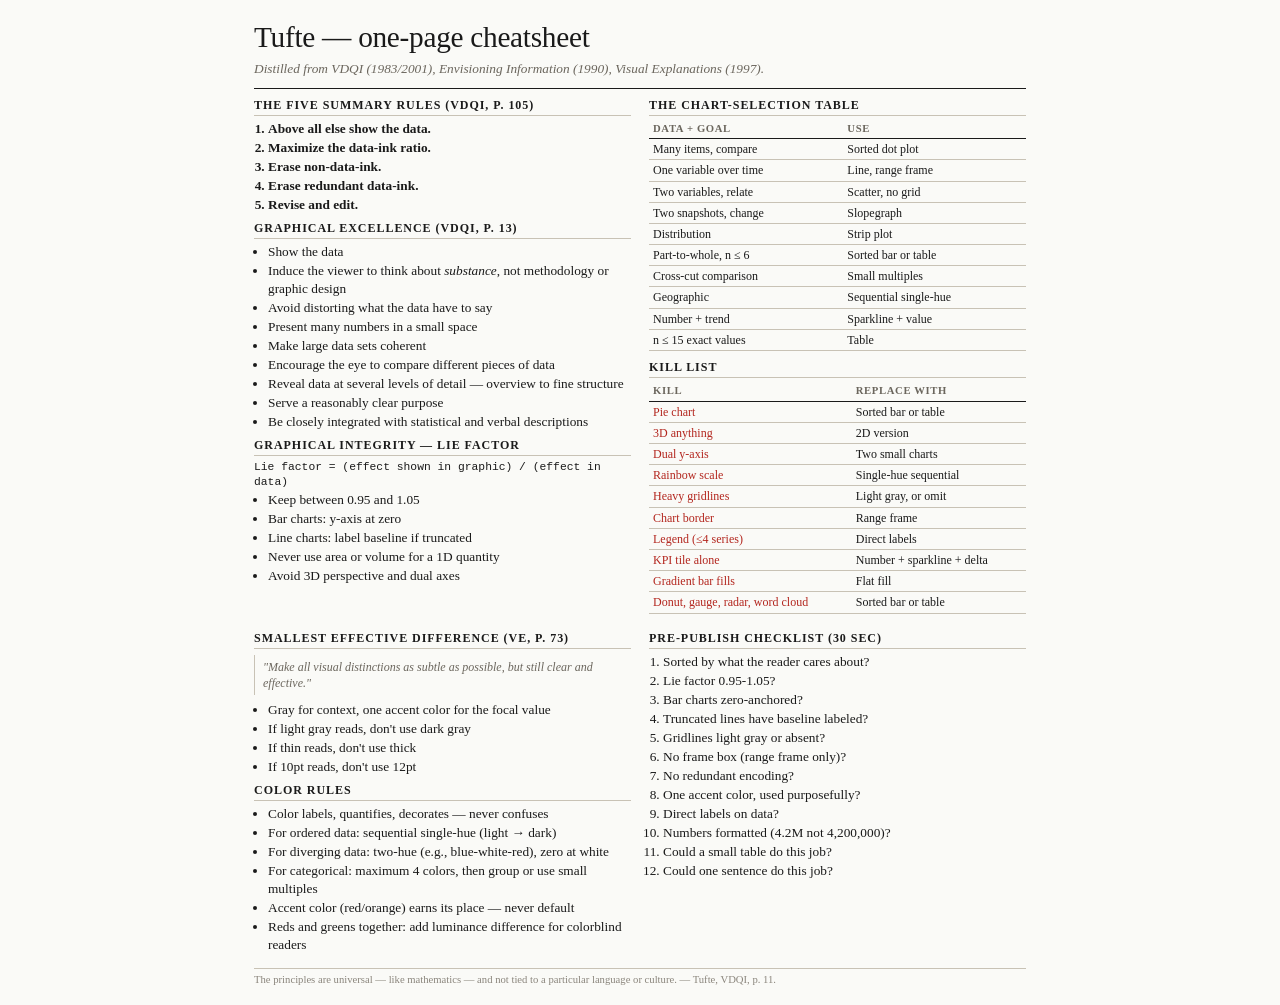
<file: tufte-viz/cheatsheet.html>
<!DOCTYPE html>
<html lang="en">
<head>
<meta charset="UTF-8">
<title>Tufte — cheatsheet</title>
<style>
  @page { size: letter; margin: 14mm 16mm; }
  :root {
    --ink: #1a1a1a;
    --paper: #fafaf7;
    --rule: #d8d4cc;
    --muted: #8a857c;
    --accent: #b3261e;
    --gray-2: #c8c2b5;
    --gray-3: #6b665d;
  }
  * { box-sizing: border-box; }
  html, body {
    margin: 0; padding: 0;
    background: var(--paper);
    color: var(--ink);
    font-family: "Charter", "Iowan Old Style", Georgia, serif;
    font-size: 10pt;
    line-height: 1.35;
  }
  body { padding: 18px 22px; max-width: 8.5in; margin: 0 auto; }
  h1 {
    font-size: 22pt;
    font-weight: 500;
    letter-spacing: -0.01em;
    margin: 0 0 2px;
  }
  .sub {
    color: var(--gray-3);
    font-size: 10pt;
    margin: 0 0 10px;
    font-style: italic;
  }
  hr {
    border: 0;
    border-top: 0.5pt solid var(--ink);
    margin: 6px 0 8px;
  }
  .grid {
    display: grid;
    grid-template-columns: 1fr 1fr;
    gap: 14px 18px;
    margin-bottom: 8px;
  }
  .col h2 {
    font-size: 9pt;
    font-weight: 700;
    text-transform: uppercase;
    letter-spacing: 0.08em;
    margin: 0 0 4px;
    color: var(--ink);
    border-bottom: 0.5pt solid var(--gray-2);
    padding-bottom: 2px;
  }
  ol, ul { margin: 0 0 6px 14px; padding: 0; }
  li { margin: 1px 0; }
  .principle { font-weight: 600; }

  table {
    width: 100%;
    border-collapse: collapse;
    font-size: 9pt;
    margin: 2px 0 8px;
  }
  th, td {
    text-align: left;
    padding: 2px 4px;
    border-bottom: 0.25pt solid var(--gray-2);
    vertical-align: top;
  }
  th {
    font-size: 8pt;
    text-transform: uppercase;
    letter-spacing: 0.06em;
    color: var(--gray-3);
    font-weight: 600;
    border-bottom: 0.5pt solid var(--ink);
  }
  td.kill { color: var(--accent); font-weight: 500; }
  .mono { font-family: "SF Mono", "Berkeley Mono", monospace; font-size: 8.5pt; }

  .quote {
    font-style: italic;
    color: var(--gray-3);
    padding: 4px 8px;
    border-left: 1pt solid var(--gray-2);
    margin: 6px 0;
    font-size: 9pt;
  }

  footer {
    border-top: 0.5pt solid var(--gray-2);
    padding-top: 4px;
    margin-top: 8px;
    color: var(--muted);
    font-size: 8pt;
  }
</style>
</head>
<body>

<h1>Tufte — one-page cheatsheet</h1>
<div class="sub">Distilled from VDQI (1983/2001), Envisioning Information (1990), Visual Explanations (1997).</div>
<hr>

<div class="grid">

  <div class="col">
    <h2>The five summary rules (VDQI, p. 105)</h2>
    <ol>
      <li class="principle">Above all else show the data.</li>
      <li class="principle">Maximize the data-ink ratio.</li>
      <li class="principle">Erase non-data-ink.</li>
      <li class="principle">Erase redundant data-ink.</li>
      <li class="principle">Revise and edit.</li>
    </ol>

    <h2>Graphical excellence (VDQI, p. 13)</h2>
    <ul>
      <li>Show the data</li>
      <li>Induce the viewer to think about <i>substance</i>, not methodology or graphic design</li>
      <li>Avoid distorting what the data have to say</li>
      <li>Present many numbers in a small space</li>
      <li>Make large data sets coherent</li>
      <li>Encourage the eye to compare different pieces of data</li>
      <li>Reveal data at several levels of detail — overview to fine structure</li>
      <li>Serve a reasonably clear purpose</li>
      <li>Be closely integrated with statistical and verbal descriptions</li>
    </ul>

    <h2>Graphical integrity — lie factor</h2>
    <div class="mono">Lie factor = (effect shown in graphic) / (effect in data)</div>
    <ul>
      <li>Keep between 0.95 and 1.05</li>
      <li>Bar charts: y-axis at zero</li>
      <li>Line charts: label baseline if truncated</li>
      <li>Never use area or volume for a 1D quantity</li>
      <li>Avoid 3D perspective and dual axes</li>
    </ul>
  </div>

  <div class="col">
    <h2>The chart-selection table</h2>
    <table>
      <tr><th>Data + goal</th><th>Use</th></tr>
      <tr><td>Many items, compare</td><td>Sorted dot plot</td></tr>
      <tr><td>One variable over time</td><td>Line, range frame</td></tr>
      <tr><td>Two variables, relate</td><td>Scatter, no grid</td></tr>
      <tr><td>Two snapshots, change</td><td>Slopegraph</td></tr>
      <tr><td>Distribution</td><td>Strip plot</td></tr>
      <tr><td>Part-to-whole, n ≤ 6</td><td>Sorted bar or table</td></tr>
      <tr><td>Cross-cut comparison</td><td>Small multiples</td></tr>
      <tr><td>Geographic</td><td>Sequential single-hue</td></tr>
      <tr><td>Number + trend</td><td>Sparkline + value</td></tr>
      <tr><td>n ≤ 15 exact values</td><td>Table</td></tr>
    </table>

    <h2>Kill list</h2>
    <table>
      <tr><th>Kill</th><th>Replace with</th></tr>
      <tr><td class="kill">Pie chart</td><td>Sorted bar or table</td></tr>
      <tr><td class="kill">3D anything</td><td>2D version</td></tr>
      <tr><td class="kill">Dual y-axis</td><td>Two small charts</td></tr>
      <tr><td class="kill">Rainbow scale</td><td>Single-hue sequential</td></tr>
      <tr><td class="kill">Heavy gridlines</td><td>Light gray, or omit</td></tr>
      <tr><td class="kill">Chart border</td><td>Range frame</td></tr>
      <tr><td class="kill">Legend (≤4 series)</td><td>Direct labels</td></tr>
      <tr><td class="kill">KPI tile alone</td><td>Number + sparkline + delta</td></tr>
      <tr><td class="kill">Gradient bar fills</td><td>Flat fill</td></tr>
      <tr><td class="kill">Donut, gauge, radar, word cloud</td><td>Sorted bar or table</td></tr>
    </table>
  </div>

</div>

<div class="grid">

  <div class="col">
    <h2>Smallest effective difference (VE, p. 73)</h2>
    <div class="quote">"Make all visual distinctions as subtle as possible, but still clear and effective."</div>
    <ul>
      <li>Gray for context, one accent color for the focal value</li>
      <li>If light gray reads, don't use dark gray</li>
      <li>If thin reads, don't use thick</li>
      <li>If 10pt reads, don't use 12pt</li>
    </ul>

    <h2>Color rules</h2>
    <ul>
      <li>Color labels, quantifies, decorates — never confuses</li>
      <li>For ordered data: sequential single-hue (light → dark)</li>
      <li>For diverging data: two-hue (e.g., blue-white-red), zero at white</li>
      <li>For categorical: maximum 4 colors, then group or use small multiples</li>
      <li>Accent color (red/orange) earns its place — never default</li>
      <li>Reds and greens together: add luminance difference for colorblind readers</li>
    </ul>
  </div>

  <div class="col">
    <h2>Pre-publish checklist (30 sec)</h2>
    <ol>
      <li>Sorted by what the reader cares about?</li>
      <li>Lie factor 0.95-1.05?</li>
      <li>Bar charts zero-anchored?</li>
      <li>Truncated lines have baseline labeled?</li>
      <li>Gridlines light gray or absent?</li>
      <li>No frame box (range frame only)?</li>
      <li>No redundant encoding?</li>
      <li>One accent color, used purposefully?</li>
      <li>Direct labels on data?</li>
      <li>Numbers formatted (4.2M not 4,200,000)?</li>
      <li>Could a small table do this job?</li>
      <li>Could one sentence do this job?</li>
    </ol>
  </div>

</div>

<footer>
The principles are universal — like mathematics — and not tied to a particular language or culture. — Tufte, VDQI, p. 11.
</footer>

</body>
</html>
</file>
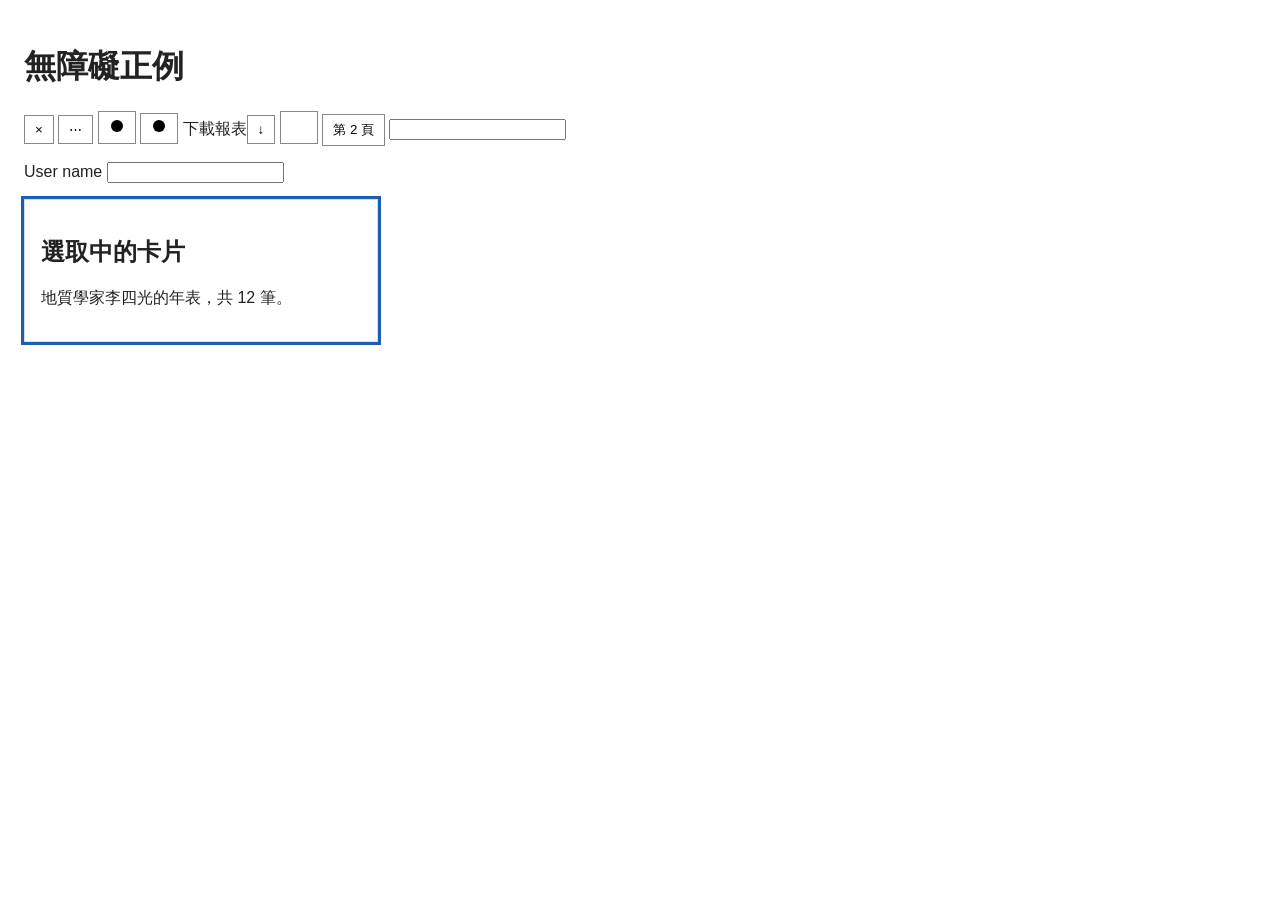
<file: inspect-ui/fixtures/a11y-good.html>
<!doctype html>
<!-- 正例：無障礙三條都不該報。圖示按鈕各種合法的取名方式、會動的轉場有 reduced-motion、焦點用陰影替代外框。
     另外（審查意見）：「User name」標籤、真名李四光不算假資料；0 0 0 3px 的選取環不算重陰影 -->
<html lang="zh-Hant">
<head>
<meta charset="utf-8" />
<meta name="viewport" content="width=device-width, initial-scale=1" />
<title>無障礙正例</title>
<style>
  body { margin: 0; padding: 24px; font-family: -apple-system, "PingFang TC", sans-serif; background: #fff; color: #222; }
  .sr-only { position: absolute; width: 1px; height: 1px; overflow: hidden; clip: rect(0 0 0 0); white-space: nowrap; }
  .btn { transition: transform .2s; padding: 6px 10px; border: 1px solid #888; background: #fff; }
  .btn:focus { outline: none; }
  .btn:focus-visible { box-shadow: 0 0 0 3px #1a5fb4; }
  .card { width: 320px; padding: 16px; border: 1px solid #ddd; background: #fff; }
  .card.sel { box-shadow: 0 0 0 3px #1a5fb4; }
  @media (prefers-reduced-motion: reduce) { .btn { transition: none; } }
</style>
</head>
<body>
  <main>
    <h1>無障礙正例</h1>
    <p>
      <button class="btn" type="button" aria-label="關閉">×</button>
      <button class="btn" type="button" title="更多">⋯</button>
      <button class="btn" type="button"><svg width="16" height="16" aria-hidden="true"><circle cx="8" cy="8" r="6" /></svg><span class="sr-only">刪除這一筆</span></button>
      <a href="#" class="btn"><svg width="16" height="16"><title>首頁</title><circle cx="8" cy="8" r="6" /></svg></a>
      <span id="lbl">下載報表</span><button class="btn" type="button" aria-labelledby="lbl">↓</button>
      <button class="btn" type="button"><img src="[data-uri]" alt="列印" width="16" height="16" /></button>
      <button class="btn" type="button">第 2 頁</button>
      <input type="text" aria-label="搜尋" />
    </p>
    <p><label>User name <input type="text" /></label></p>
    <section class="card sel"><h2>選取中的卡片</h2><p>地質學家李四光的年表，共 12 筆。</p></section>
  </main>
</body>
</html>
</file>
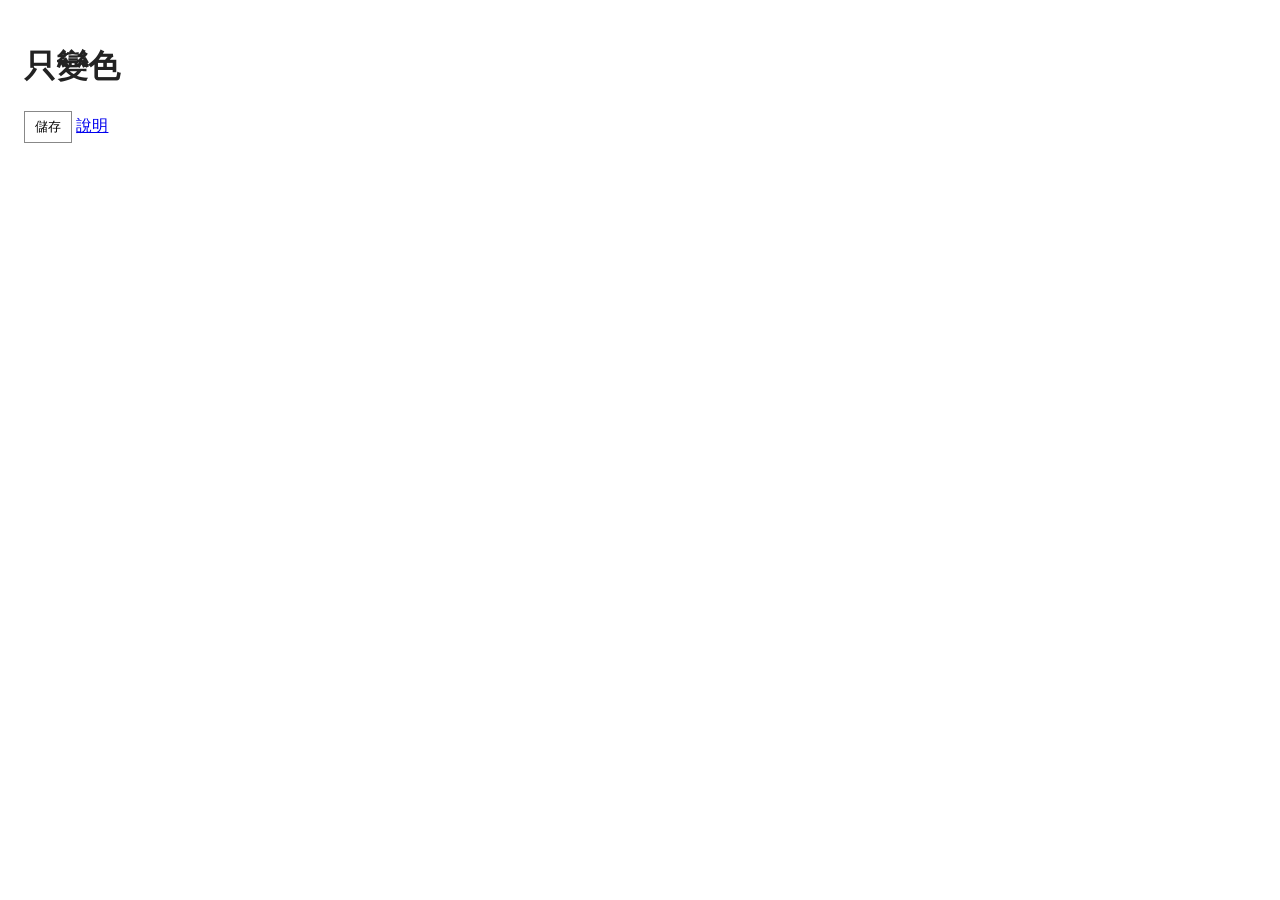
<file: inspect-ui/fixtures/a11y-still.html>
<!doctype html>
<!-- 正例：只有顏色與底色的轉場不算「會動」，沒有 reduced-motion 也不該報 -->
<html lang="zh-Hant">
<head><meta charset="utf-8" /><meta name="viewport" content="width=device-width, initial-scale=1" /><title>只變色</title>
<style>
  body { margin: 0; padding: 24px; font-family: -apple-system, "PingFang TC", sans-serif; background: #fff; color: #222; }
  a, .btn { transition: color .15s, background-color .15s, border-color .15s, opacity .15s; }
  .btn { padding: 6px 10px; border: 1px solid #888; background: #fff; }
  .btn:hover { background: #eee; }
</style></head>
<body><main><h1>只變色</h1><p><button class="btn" type="button">儲存</button> <a href="#">說明</a></p></main></body>
</html>
</file>
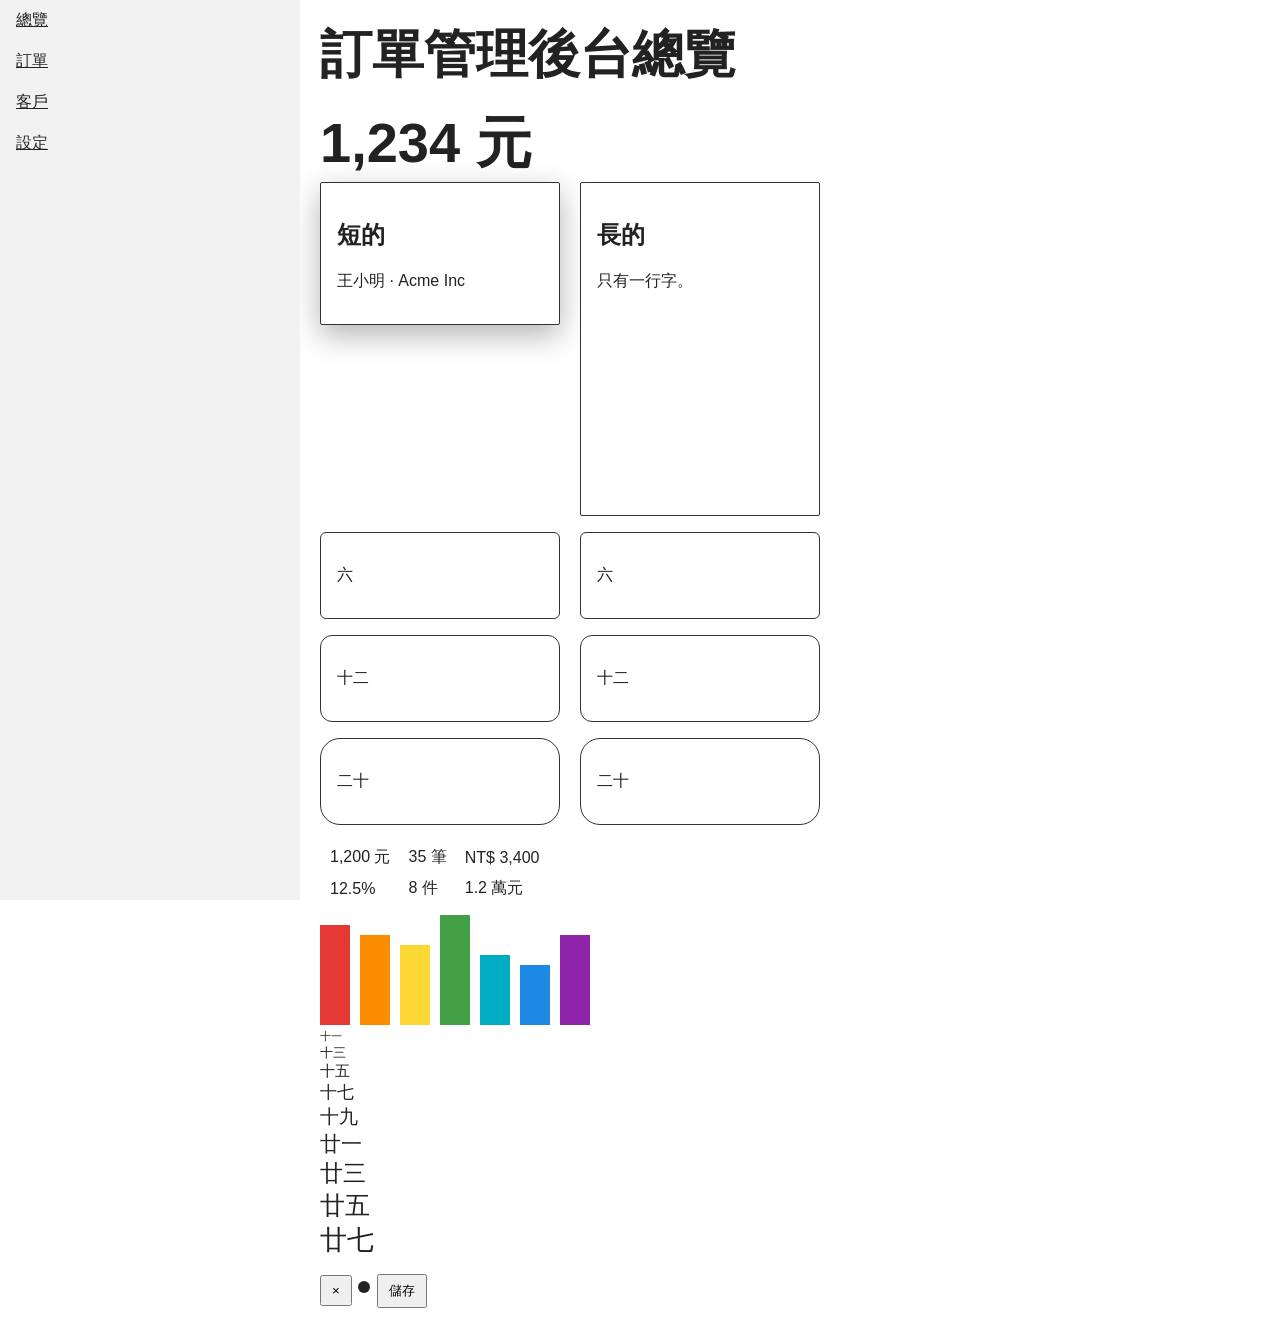
<file: inspect-ui/fixtures/app-bad.html>
<!doctype html>
<!-- 反例：design-scan 的工具畫面類與無障礙類每一條都要在這頁抓到（期望值在 expect.json） -->
<html lang="zh-Hant">
<head>
<meta charset="utf-8" />
<meta name="viewport" content="width=device-width, initial-scale=1" />
<title>反例</title>
<style>
  body { margin: 0; font-family: -apple-system, "PingFang TC", sans-serif; background: #fff; color: #222; }
  nav.side { position: fixed; left: 0; top: 0; width: 300px; height: 100vh; background: #f2f2f2; }
  nav.side a { display: block; padding: 10px 16px; color: #222; }
  main { margin-left: 300px; padding: 20px; max-width: 500px; }
  h1 { font-size: 52px; margin: 0 0 16px; }
  .kpi { font-size: 56px; font-weight: 600; }
  .row { display: flex; gap: 20px; align-items: flex-start; }
  .card { width: 240px; padding: 16px; margin-bottom: 16px; background: #fff; border: 1px solid #333; }
  .r2 { border-radius: 2px; } .r6 { border-radius: 6px; } .r12 { border-radius: 12px; } .r20 { border-radius: 20px; }
  .tall { height: 300px; }
  .float { box-shadow: 0 10px 30px rgba(0, 0, 0, .3); }
  table td { text-align: left; padding: 4px 8px; }
  .btn { transition: transform .2s; padding: 6px 10px; }
  .btn:hover { transform: translateY(-1px); }
  button:focus { outline: none; }
  .sizes span { display: block; }
</style>
</head>
<body>
  <nav class="side"><a href="#">總覽</a><a href="#">訂單</a><a href="#">客戶</a><a href="#">設定</a></nav>
  <main>
    <h1>訂單管理後台總覽</h1>
    <div class="kpi">1,234 元</div>
    <div class="row">
      <section class="card r2 float"><h2>短的</h2><p>王小明 · Acme Inc</p></section>
      <section class="card r2 tall"><h2>長的</h2><p>只有一行字。</p></section>
    </div>
    <div class="row">
      <section class="card r6"><p>六</p></section>
      <section class="card r6"><p>六</p></section>
    </div>
    <div class="row">
      <section class="card r12"><p>十二</p></section>
      <section class="card r12"><p>十二</p></section>
    </div>
    <div class="row">
      <section class="card r20"><p>二十</p></section>
      <section class="card r20"><p>二十</p></section>
    </div>
    <table>
      <tr><td>1,200 元</td><td>35 筆</td><td>NT$ 3,400</td></tr>
      <tr><td>12.5%</td><td>8 件</td><td>1.2 萬元</td></tr>
    </table>
    <svg width="300" height="120" viewBox="0 0 300 120">
      <rect x="0" y="20" width="30" height="100" fill="#e53935" /><rect x="40" y="30" width="30" height="90" fill="#fb8c00" />
      <rect x="80" y="40" width="30" height="80" fill="#fdd835" /><rect x="120" y="10" width="30" height="110" fill="#43a047" />
      <rect x="160" y="50" width="30" height="70" fill="#00acc1" /><rect x="200" y="60" width="30" height="60" fill="#1e88e5" />
      <rect x="240" y="30" width="30" height="90" fill="#8e24aa" />
    </svg>
    <div class="sizes">
      <span style="font-size:11px">十一</span><span style="font-size:13px">十三</span><span style="font-size:15px">十五</span>
      <span style="font-size:17px">十七</span><span style="font-size:19px">十九</span><span style="font-size:21px">廿一</span>
      <span style="font-size:23px">廿三</span><span style="font-size:25px">廿五</span><span style="font-size:27px">廿七</span>
    </div>
    <p>
      <button class="btn" type="button">×</button>
      <a href="#" class="icon"><svg width="16" height="16"><circle cx="8" cy="8" r="6" fill="#222" /></svg></a>
      <button class="btn" type="button">儲存</button>
    </p>
  </main>
</body>
</html>
</file>
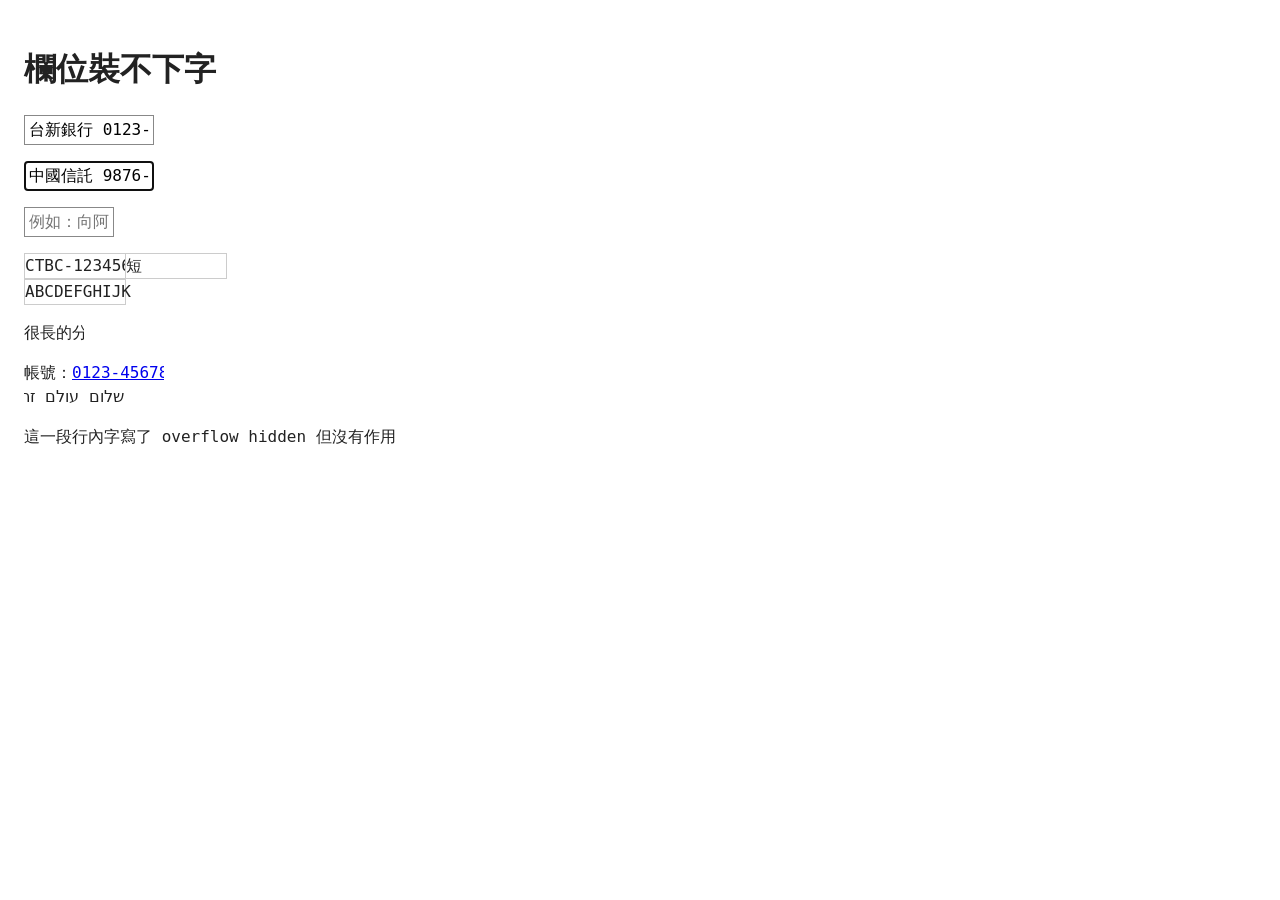
<file: inspect-ui/fixtures/clip-bad.html>
<!doctype html>
<!-- 反例（U13）：欄位裝不下字。每一格都切掉資料的最後幾個字，text-clipped 要剛好報 8 筆：
     輸入框的值、有焦點的輸入框的值、輸入框的提示字、裁切的表格格子、沒裁切但超出幾 px 的格子、裁切的標籤、
     裁切框裡包在連結裡只差幾 px 的帳號、從右往左排的字往左被裁掉。
     另外 inline 元素寫 overflow:hidden 沒有作用、字衝出段落，要由 text-overflow 報（不能兩條都漏） -->
<html lang="zh-Hant">
<head>
<meta charset="utf-8" />
<meta name="viewport" content="width=device-width, initial-scale=1" />
<title>欄位裝不下字</title>
<style>
  body { margin: 0; padding: 24px; font: 16px/1.5 ui-monospace, Menlo, monospace; background: #fff; color: #222; }
  input { font: inherit; padding: 2px 4px; border: 1px solid #888; }
  .narrow { width: 120px; }
  .tiny { width: 80px; }
  table { border-collapse: collapse; }
  .fixed { table-layout: fixed; width: 200px; }
  .fixed td { width: 100px; overflow: hidden; white-space: nowrap; border: 1px solid #ccc; padding: 0; }
  .stack td { display: block; width: 100px; white-space: nowrap; border: 1px solid #ccc; padding: 0; }
  .para { width: 100px; }
  .acct { width: 140px; overflow: hidden; white-space: nowrap; }
  .rtl { width: 100px; overflow: hidden; white-space: nowrap; }
  .oh { overflow: hidden; white-space: nowrap; }
  .tag { display: inline-block; width: 60px; overflow: hidden; white-space: nowrap; vertical-align: top; }
</style>
</head>
<body>
  <main>
    <h1>欄位裝不下字</h1>
    <p><input class="narrow" type="text" aria-label="帳號" value="台新銀行 0123-4567-8901" /></p>
    <p><input class="narrow" type="text" aria-label="匯入銀行" autofocus value="中國信託 9876-5432-1098" /></p>
    <p><input class="tiny" type="text" aria-label="備註" placeholder="例如：向阿明借的那一筆" /></p>
    <table class="fixed"><tbody><tr><td>CTBC-1234567890</td><td>短</td></tr></tbody></table>
    <table class="stack"><tbody><tr><td>ABCDEFGHIJK</td></tr></tbody></table>
    <p><span class="tag">很長的分類標籤</span></p>
    <div class="acct">帳號：<a href="#">0123-45678</a></div>
    <div class="rtl" dir="rtl">שלום עולם זהו טקסט ארוך מאוד</div>
    <p class="para"><span class="oh">這一段行內字寫了 overflow hidden 但沒有作用</span></p>
  </main>
</body>
</html>
</file>
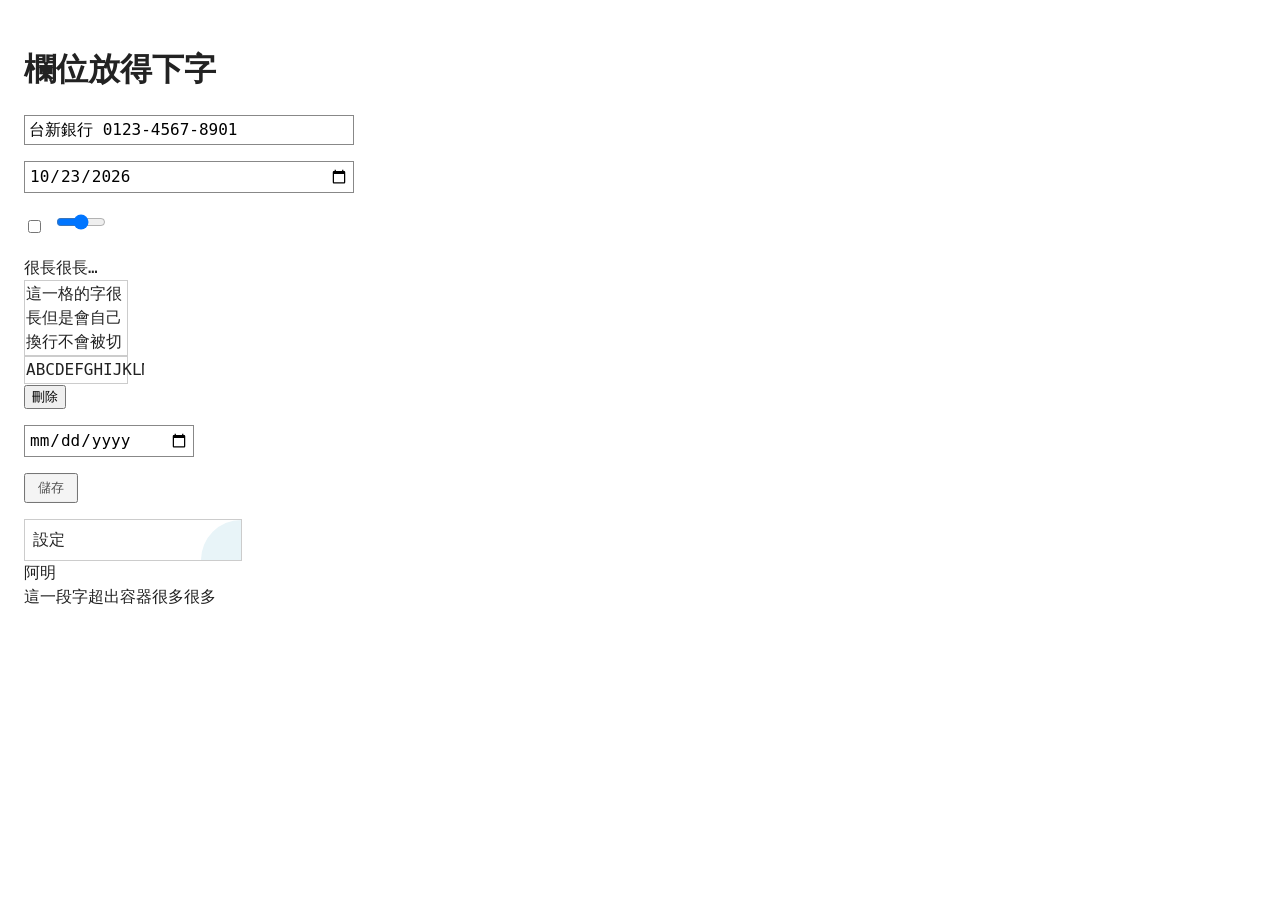
<file: inspect-ui/fixtures/clip-good.html>
<!doctype html>
<!-- 正例（U13）：text-clipped 一筆都不准報。值放得下的輸入框、不是文字的輸入框、刻意的省略號、
     會換行的格子、可捲區域裡超出的格子、螢幕閱讀器專用字、差 16px 以上交給 text-overflow 的溢出、
     日期欄位的 placeholder 屬性（不會顯示）、裁切框裡超出去的裝飾（偽元素、定位的圓、寬圖），字本身沒被切 -->
<html lang="zh-Hant">
<head>
<meta charset="utf-8" />
<meta name="viewport" content="width=device-width, initial-scale=1" />
<title>欄位放得下字</title>
<style>
  body { margin: 0; padding: 24px; font: 16px/1.5 ui-monospace, Menlo, monospace; background: #fff; color: #222; }
  input { font: inherit; padding: 2px 4px; border: 1px solid #888; }
  .wide { width: 320px; }
  .ell { width: 80px; overflow: hidden; white-space: nowrap; text-overflow: ellipsis; }
  table { border-collapse: collapse; }
  td { border: 1px solid #ccc; }
  .wrap td { width: 100px; }
  .scroller { width: 120px; overflow-x: auto; }
  .scroller td { display: block; width: 100px; white-space: nowrap; }
  .sr-only { position: absolute; width: 1px; height: 1px; overflow: hidden; clip: rect(0 0 0 0); white-space: nowrap; }
  .spill { width: 60px; white-space: nowrap; }
  .shine { position: relative; overflow: hidden; padding: 4px 12px; }
  .shine::after { content: ""; position: absolute; top: 0; left: 0; width: 200px; height: 100%; background: rgb(255 255 255 / 0.3); }
  .card { position: relative; overflow: hidden; width: 200px; padding: 8px; border: 1px solid #ccc; }
  .card .blob { position: absolute; top: 0; right: -40px; width: 80px; height: 80px; border-radius: 50%; background: #e8f4f8; }
  .avatars { width: 120px; overflow: hidden; white-space: nowrap; }
  .avatars img { width: 200px; height: 20px; vertical-align: middle; }
</style>
</head>
<body>
  <main>
    <h1>欄位放得下字</h1>
    <p><input class="wide" type="text" aria-label="帳號" value="台新銀行 0123-4567-8901" /></p>
    <p><input class="wide" type="date" aria-label="日期" value="2026-10-23" /></p>
    <p><input type="checkbox" aria-label="勾選" /> <input type="range" aria-label="音量" style="width:40px" /></p>
    <div class="ell">很長很長的檔名一定放不下.pdf</div>
    <table class="wrap"><tbody><tr><td>這一格的字很長但是會自己換行不會被切</td></tr></tbody></table>
    <div class="scroller"><table><tbody><tr><td>ABCDEFGHIJKLMNOP</td></tr></tbody></table></div>
    <button type="button">刪除<span class="sr-only">這一筆借款紀錄（2026-10-23）</span></button>
    <p><input type="date" style="width:160px" aria-label="日期二" placeholder="選一天選一天選一天選一天" /></p>
    <p><button class="shine" type="button">儲存</button></p>
    <div class="card">設定<span class="blob"></span></div>
    <div class="avatars">阿明<img alt="" src="[data-uri]" /></div>
    <div class="spill">這一段字超出容器很多很多</div>
  </main>
</body>
</html>
</file>
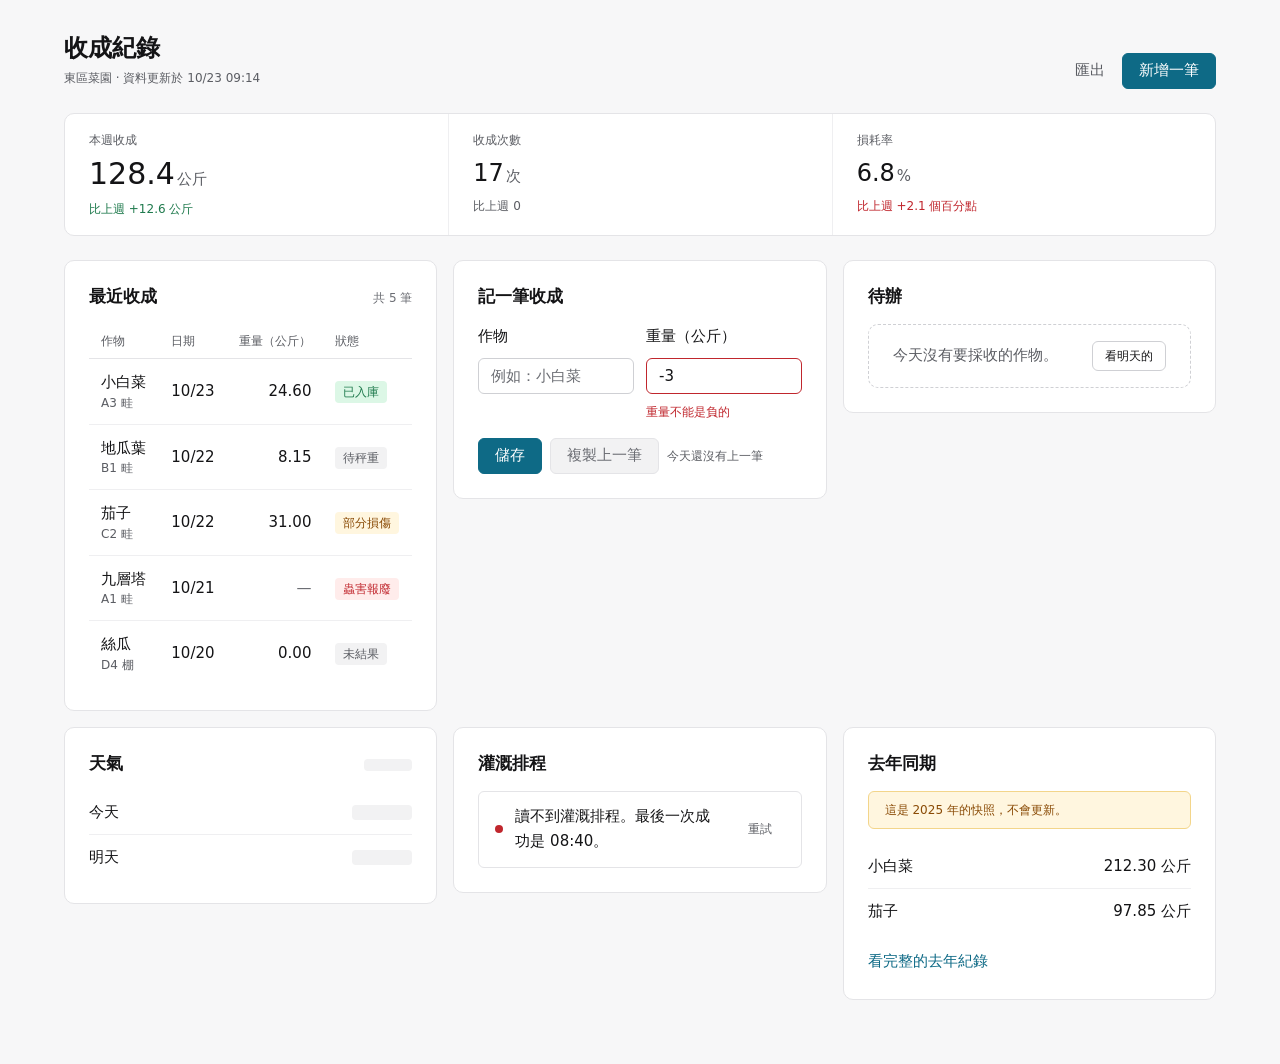
<file: newproj/templates/demo.html>
<!doctype html>
<!--
  tokens.css ＋ app.css 的示範頁：每一種元件與畫面狀態各放一個，改了樣板就打開這頁看。
  亮暗兩色：網址加 ?theme=dark 或 ?theme=light（不加就跟系統）。
  主色：網址加 ?accent=%23b4532a 之類的色碼，看換主色之後還站不站得住。
  驗收：app-design skill 的「驗收」一節。
-->
<html lang="zh-Hant">
<head>
  <meta charset="utf-8" />
  <meta name="viewport" content="width=device-width, initial-scale=1" />
  <title>收成紀錄</title>
  <link rel="stylesheet" href="tokens.css" />
  <link rel="stylesheet" href="app.css" />
  <script>
    const q = new URLSearchParams(location.search)
    if (q.get('theme')) document.documentElement.dataset.theme = q.get('theme')
    if (q.get('accent')) document.documentElement.style.setProperty('--accent', q.get('accent'))
  </script>
</head>
<body>
  <main class="app">
    <header class="page-head">
      <div>
        <h1>收成紀錄</h1>
        <p class="sub">東區菜園 · 資料更新於 10/23 09:14</p>
      </div>
      <div class="actions">
        <button class="btn text" type="button">匯出</button>
        <button class="btn primary" type="button">新增一筆</button>
      </div>
    </header>

    <section class="kpis" aria-label="本週摘要">
      <div class="kpi">
        <span class="label">本週收成</span>
        <span class="value lead">128.4<span class="unit">公斤</span></span>
        <span class="delta good">比上週 +12.6 公斤</span>
      </div>
      <div class="kpi">
        <span class="label">收成次數</span>
        <span class="value">17<span class="unit">次</span></span>
        <span class="delta">比上週 0</span>
      </div>
      <div class="kpi">
        <span class="label">損耗率</span>
        <span class="value">6.8<span class="unit">%</span></span>
        <span class="delta bad">比上週 +2.1 個百分點</span>
      </div>
    </section>

    <!-- 元件展示：每一格是不同的元件，高度本來就不一樣，所以關掉「同一列底邊不齊」。
         真的畫面不准這樣關：同一列的卡片要靠內容排到等高，或改成上下疊（app-design 目視第 2 題）。 -->
    <div class="grid" data-design-scan-ignore="app-ragged-row">
      <section class="panel">
        <div class="panel-head">
          <h2>最近收成</h2>
          <span class="meta">共 5 筆</span>
        </div>
        <div class="table-wrap">
          <table class="table">
            <thead>
              <tr><th>作物</th><th>日期</th><th class="num">重量（公斤）</th><th>狀態</th></tr>
            </thead>
            <tbody>
              <tr><td class="id">小白菜<span class="sub">A3 畦</span></td><td class="num">10/23</td><td class="num">24.60</td><td><span class="pill positive">已入庫</span></td></tr>
              <tr><td class="id">地瓜葉<span class="sub">B1 畦</span></td><td class="num">10/22</td><td class="num">8.15</td><td><span class="pill">待秤重</span></td></tr>
              <tr><td class="id">茄子<span class="sub">C2 畦</span></td><td class="num">10/22</td><td class="num">31.00</td><td><span class="pill warning">部分損傷</span></td></tr>
              <tr><td class="id">九層塔<span class="sub">A1 畦</span></td><td class="num">10/21</td><td class="num"><span class="dash">—</span></td><td><span class="pill negative">蟲害報廢</span></td></tr>
              <tr><td class="id">絲瓜<span class="sub">D4 棚</span></td><td class="num">10/20</td><td class="num">0.00</td><td><span class="pill">未結果</span></td></tr>
            </tbody>
          </table>
        </div>
      </section>

      <section class="panel">
        <div class="panel-head"><h2>記一筆收成</h2></div>
        <form class="row-form" onsubmit="return false">
          <div class="field">
            <label for="crop">作物</label>
            <input id="crop" class="input" placeholder="例如：小白菜" />
          </div>
          <div class="field">
            <label for="kg">重量（公斤）</label>
            <input id="kg" class="input num" inputmode="decimal" aria-invalid="true" value="-3" aria-describedby="kg-err" />
            <span id="kg-err" class="error">重量不能是負的</span>
          </div>
        </form>
        <div class="actions">
          <button class="btn primary" type="submit">儲存</button>
          <button class="btn" type="button" disabled aria-describedby="why">複製上一筆</button>
          <span id="why" class="hint">今天還沒有上一筆</span>
        </div>
      </section>

      <section class="panel">
        <div class="panel-head"><h2>待辦</h2></div>
        <div class="empty">
          <span>今天沒有要採收的作物。</span>
          <button class="btn sm" type="button">看明天的</button>
        </div>
      </section>

      <section class="panel" aria-busy="true">
        <div class="panel-head"><h2>天氣</h2><span class="meta"><span class="skeleton"></span></span></div>
        <ul class="list">
          <li><span class="grow">今天</span><span class="skeleton"></span></li>
          <li><span class="grow">明天</span><span class="skeleton"></span></li>
        </ul>
      </section>

      <section class="panel">
        <div class="panel-head"><h2>灌溉排程</h2></div>
        <div class="error-inline" role="alert">
          <span class="msg">讀不到灌溉排程。最後一次成功是 08:40。</span>
          <button class="btn sm text" type="button">重試</button>
        </div>
      </section>

      <section class="panel">
        <div class="panel-head"><h2>去年同期</h2></div>
        <p class="notice">這是 2025 年的快照，不會更新。</p>
        <ul class="list">
          <li><span class="grow">小白菜</span><span class="num">212.30 公斤</span></li>
          <li><span class="grow">茄子</span><span class="num">97.85 公斤</span></li>
        </ul>
        <p><a href="#">看完整的去年紀錄</a></p>
      </section>
    </div>
  </main>
</body>
</html>
</file>
<file: newproj/templates/tokens.css>
/* tokens.css —— 所有專案前端共用的設計規格（2026-10-23，U1）
 *
 * 規則只有一條：元件裡不准寫死顏色、字級、間距、圓角，一律引用這裡的變數。
 * 專案要有自己的長相，只改「主色」那一段的 --accent、--accent-ink（壓在主色上的字）與
 * --accent-hover（指到時），三個一起改，而且 --accent 在 --surface 上要過 4.5:1（它也是連結與焦點框的顏色）。
 * 其餘留著，各專案才會是「同一套骨架＋各自主色」。
 *
 * 亮暗兩色用 light-dark()：每個顏色只寫一次（亮, 暗），預設跟系統，
 * <html data-theme="light|dark"> 可以強制其中一種。
 *
 * 數字來源與理由在 app-design skill（~/.claude/skills/app-design/SKILL.md）。
 */

:root {
  color-scheme: light dark;

  /* ── 主色：專案只改這裡 ───────────────────────────────────────────
   * 一個色相，用在主要按鈕、連結、焦點框與少數資料上（約佔畫面 3%）。
   * 不要選紫／藍紫、也不要奶油底配陶土色——那是 AI 套版的招牌色。 */
  --accent: light-dark(#0e6a86, #5cbcd8);
  --accent-ink: light-dark(#ffffff, #06212b);      /* 壓在主色上的字：換主色時一起換 */
  /* 指到時：主色 88%＋--surface 12% 算好的固定色，換主色時一起換。
   * 不用 color-mix()：它要 iOS 16.2，不支援時整條宣告被丟掉，按鈕變白字壓淺灰（U11） */
  --accent-hover: light-dark(#2b7c95, #54a8c1);
  --accent-soft: color-mix(in srgb, var(--accent) 12%, var(--surface));

  /* ── 中性色（真中性，不帶藍；灰字都過 4.5:1）──────────────────── */
  --ground:  light-dark(#f7f7f8, #0f0f10);   /* 頁面底 */
  --surface: light-dark(#ffffff, #18181a);   /* 面板、卡片、輸入框 */
  --raised:  light-dark(#f2f2f3, #222225);   /* hover、表頭、次一層 */
  --active:  light-dark(#e9e9eb, #2c2c30);   /* 選取中的列或分頁 */
  --border:  light-dark(#e4e4e7, #2e2e32);   /* 面板邊框（邊框或陰影二選一）*/
  --rule:    light-dark(#efeff1, #242427);   /* 表格與清單的列線 */
  --control: light-dark(#cfd0d4, #46464c);   /* 輸入框、下拉選單的框，比 --border 深一階 */

  --text:  light-dark(#141416, #f2f2f3);
  --muted: light-dark(#5b5d63, #b3b4b9);     /* 標籤、次要說明 */
  --faint: light-dark(#6b6d73, #94959b);     /* placeholder、時間戳 */

  --primary:     var(--accent);       /* 主要按鈕用主色：一眼認得出是哪個專案（2026-10-23 使用者看過 loan-ledger 後裁示）*/
  --primary-ink: var(--accent-ink);
  --primary-hover: var(--accent-hover);

  /* ── 狀態色：好壞，不是漲跌 ─────────────────────────────────────── */
  --positive: light-dark(#1f7a4d, #4cc487);
  --negative: light-dark(#c0262d, #ec6a7c);
  --warning:  light-dark(#8a4b06, #e8b04a);
  --pill-positive-bg: light-dark(#dcf7e6, #15291d);
  --pill-negative-bg: light-dark(#ffeceb, #2e1a1e);
  --pill-warning-bg:  light-dark(#fff6df, #2e2513);
  --notice-border:    light-dark(#f3d58a, #5a4718);

  --grid: light-dark(#e6e6e8, #2a2a2e);           /* 圖表格線 */

  /* ── 字型與字級 ───────────────────────────────────────────────────
   * 一種無襯線字；等寬字只給 ID、程式碼。不用 Inter／Roboto（被用爛）。 */
  --font: -apple-system, BlinkMacSystemFont, "PingFang TC", "Noto Sans TC",
          "Microsoft JhengHei", system-ui, sans-serif;
  --font-mono: ui-monospace, "SF Mono", Menlo, Consolas, monospace;

  /* 六級，一個畫面用 4–9 種字級；繁中內文比英文介面大一號 */
  --fs-meta:  12px;   /* 標籤、時間、表頭、徽章（最小，不准再小）*/
  --fs-body:  15px;   /* 內文、表格、導覽、輸入框 */
  --fs-card:  17px;   /* 面板標題 */
  --fs-section: 20px; /* 區塊標題、手機版頁面標題 */
  --fs-title: 24px;   /* 頁面標題（工具畫面不超過 32）*/
  --fs-lead:  30px;   /* 這個畫面要回答的那一個數字（不超過 40）*/

  --lh-body: 1.7;     /* 中文內文要比英文鬆 */
  --lh-tight: 1.35;   /* 標題、數字 */
  --lh-cell: 1.5;     /* 表格、清單列 */

  --fw-regular: 400;
  --fw-medium: 500;
  --fw-strong: 600;   /* 700 一個畫面只做一件事 */

  /* ── 間距：4 的倍數 ─────────────────────────────────────────────── */
  --space-1: 4px;
  --space-2: 8px;
  --space-3: 12px;
  --space-4: 16px;    /* 欄位之間、格線間距 */
  --space-5: 24px;    /* 面板內距、頁面左右 */
  --space-6: 32px;
  --space-7: 48px;
  --space-8: 64px;

  /* ── 圓角：三種，各管一類 ───────────────────────────────────────── */
  --radius-chip: 4px;
  --radius-control: 6px;
  --radius-card: 10px;

  /* ── 控制項高度：同一個情境只用一種 ─────────────────────────────── */
  --control-h: 36px;      /* 表單、按鈕 */
  --control-h-sm: 30px;   /* 工具列、篩選 */
  --row-h: 44px;          /* 表格列 */
  --touch: 44px;          /* 手機點擊目標下限 */

  /* ── 焦點：鍵盤操作看得到在哪 ───────────────────────────────────── */
  --focus: var(--accent);
  --focus-ring: 0 0 0 2px var(--surface), 0 0 0 4px var(--focus);

  /* ── 浮在上面的東西才有陰影（選單、對話框）─────────────────────── */
  --shadow-float: 0 8px 24px light-dark(rgb(0 0 0 / 0.12), rgb(0 0 0 / 0.5));

  /* ── 動態 ───────────────────────────────────────────────────────── */
  --dur-fast: 120ms;
  --dur: 200ms;
  --ease: cubic-bezier(0.2, 0, 0, 1);

  --content-max: 1200px;
}

:root[data-theme="light"] { color-scheme: light; }
:root[data-theme="dark"]  { color-scheme: dark; }

/* ── 基本元素 ─────────────────────────────────────────────────────── */
*, *::before, *::after { box-sizing: border-box; }

html { -webkit-text-size-adjust: 100%; }

body {
  margin: 0;
  background: var(--ground);
  color: var(--text);
  font-family: var(--font);
  font-size: var(--fs-body);
  line-height: var(--lh-body);
  -webkit-font-smoothing: antialiased;
}

h1, h2, h3, h4 { margin: 0; line-height: var(--lh-tight); font-weight: var(--fw-strong); }
h1 { font-size: var(--fs-title); }
h2 { font-size: var(--fs-section); }
h3 { font-size: var(--fs-card); }
h4 { font-size: var(--fs-body); }
p  { margin: 0; }

a { color: var(--accent); text-decoration: none; }
@media (hover: hover) { a:hover { text-decoration: underline; } }

button, input, select, textarea { font: inherit; color: inherit; }

code, kbd, .mono { font-family: var(--font-mono); font-size: 0.92em; }

/* 數字：表格、KPI、會跳動的地方一律等寬數字，表格裡的數字靠右 */
.num, table { font-variant-numeric: tabular-nums; }
td.num, th.num { text-align: right; }

/* 焦點：瀏覽器本來就只在鍵盤操作時畫 :focus-visible，這裡只統一長相。
 * 不准在別處寫 outline: none——要拿掉就一定要給替代（--focus-ring）。 */
:focus-visible {
  outline: 2px solid var(--focus);
  outline-offset: 2px;
}

::selection { background: var(--accent-soft); }

/* 使用者要求減少動態時，所有轉場與動畫歸零 */
@media (prefers-reduced-motion: reduce) {
  *, *::before, *::after {
    animation-duration: 0.01ms !important;
    animation-iteration-count: 1 !important;
    transition-duration: 0.01ms !important;
    scroll-behavior: auto !important;
  }
}
</file>
<file: newproj/templates/app.css>
/* app.css —— 共用骨架：版面、面板、數字列、按鈕、表單、表格、徽章、各種畫面狀態
 *
 * 只引用 tokens.css 的變數，這個檔裡不准出現色碼。
 * 專案自己的元件寫在自己的 CSS，一樣只用變數；這裡的 class 不夠用再加，不要覆寫。
 * 每一條為什麼長這樣寫在 app-design skill。
 */

/* ── 版面 ─────────────────────────────────────────────────────────── */
.app {
  max-width: var(--content-max);
  margin: 0 auto;
  padding: var(--space-6) var(--space-5) var(--space-8);
  display: grid;
  grid-template-columns: minmax(0, 1fr);   /* 一欄、不准被裡面的長字撐寬（撐寬了手機整頁橫捲） */
  gap: var(--space-5);
}

/* 標題列：一個名詞當標題，旁邊放這個畫面真的有的動作與資料時間 */
.page-head {
  display: flex;
  align-items: flex-end;
  justify-content: space-between;
  gap: var(--space-4);
  flex-wrap: wrap;
}
.page-head .sub { color: var(--muted); font-size: var(--fs-meta); margin-top: var(--space-1); }
.actions { display: flex; gap: var(--space-2); align-items: center; flex-wrap: wrap; }

.grid {
  display: grid;
  gap: var(--space-4);
  grid-template-columns: repeat(auto-fit, minmax(320px, 1fr));
  align-items: start;   /* 卡片不准被拉成鄰居的高度、底下留一條空白 */
}

/* ── 面板：邊框或陰影二選一，這裡選邊框 ───────────────────────────── */
.panel {
  background: var(--surface);
  border: 1px solid var(--border);
  border-radius: var(--radius-card);
  padding: var(--space-5);
  display: grid;
  grid-template-columns: minmax(0, 1fr);   /* 同上：單行省略號的清單列會把 auto 欄撐到字的全長 */
  gap: var(--space-4);
  align-content: start;
  min-width: 0;
}
.panel-head { display: flex; align-items: baseline; justify-content: space-between; gap: var(--space-3); }
.panel-head :is(h2, h3) { font-size: var(--fs-card); }
.panel-head .meta { color: var(--faint); font-size: var(--fs-meta); }

/* ── 數字列：一個容器用細線分格，不是一個數字一張卡 ───────────────── */
.kpis {
  display: grid;
  grid-auto-flow: column;    /* 一列 1–6 個、永遠一列；換行會讓分隔線錯位 */
  grid-auto-columns: 1fr;
  background: var(--surface);
  border: 1px solid var(--border);
  border-radius: var(--radius-card);
}
.kpi { padding: var(--space-4) var(--space-5); display: grid; gap: var(--space-1); min-width: 0; }
.kpi + .kpi { border-left: 1px solid var(--rule); }
.kpi .label { color: var(--muted); font-size: var(--fs-meta); }
.kpi .value {
  font-size: var(--fs-title);
  line-height: var(--lh-tight);
  font-weight: var(--fw-regular);
  font-variant-numeric: tabular-nums;
}
.kpi .value.lead { font-size: var(--fs-lead); font-weight: var(--fw-medium); }
.kpi .unit { color: var(--muted); font-size: var(--fs-body); margin-left: 2px; }
.kpi .delta { font-size: var(--fs-meta); color: var(--muted); }
.delta.good { color: var(--positive); }
.delta.bad  { color: var(--negative); }

/* ── 按鈕：預設是安靜的；主要動作一個畫面一顆，主色底 ─────────────── */
.btn {
  display: inline-flex;
  align-items: center;
  justify-content: center;
  gap: var(--space-2);
  height: var(--control-h);
  padding: 0 var(--space-4);
  border: 1px solid var(--control);
  border-radius: var(--radius-control);
  background: var(--surface);
  color: var(--text);
  font-size: var(--fs-body);
  font-weight: var(--fw-medium);
  white-space: nowrap;
  cursor: pointer;
  transition: background-color var(--dur-fast) var(--ease), border-color var(--dur-fast) var(--ease);
}
.btn.primary { background: var(--primary); color: var(--primary-ink); border-color: var(--primary); }
.btn.accent { background: var(--accent); color: var(--accent-ink); border-color: var(--accent); }
.btn.text { border-color: transparent; background: transparent; color: var(--muted); padding: 0 var(--space-2); }
/* 指到才有的樣子：只給有滑鼠的裝置（iOS 點過會黏著），停用的不變（.btn.primary:hover 比 .btn:disabled 重，U10 踩到）*/
@media (hover: hover) {
  .btn:hover:not(:disabled) { background: var(--raised); }
  /* 退回 --primary：舊專案只換了 app.css、tokens.css 還沒有 --primary-hover 時不會變透明 */
  .btn.primary:hover:not(:disabled) { background: var(--primary-hover, var(--primary)); }
  .btn.accent:hover:not(:disabled) { background: var(--accent-hover, var(--accent)); }   /* 不寫的話上面 .btn:hover 會蓋成淺灰底白字 */
  .btn.text:hover:not(:disabled) { color: var(--text); background: var(--raised); }
}
a.btn, a.btn:hover { text-decoration: none; }   /* 連結做成的按鈕不出底線 */
.btn.danger { color: var(--negative); }
.btn.sm { height: var(--control-h-sm); padding: 0 var(--space-3); font-size: var(--fs-meta); }
/* 停用的按鈕要讀得到字，旁邊用 .hint 講為什麼不能按 */
.btn:disabled { cursor: not-allowed; color: var(--faint); background: var(--raised); border-color: var(--border); }

/* ── 表單：標籤在欄位上面，不用 placeholder 代替標籤 ──────────────── */
.field { display: grid; gap: var(--space-2); }
.field > label { font-weight: var(--fw-medium); }
.hint  { color: var(--muted); font-size: var(--fs-meta); }
.error { color: var(--negative); font-size: var(--fs-meta); }
.input, .select, .textarea {
  width: 100%;
  height: var(--control-h);
  padding: 0 var(--space-3);
  border: 1px solid var(--control);
  border-radius: var(--radius-control);
  background: var(--surface);
  color: var(--text);
}
.textarea { height: auto; min-height: calc(var(--control-h) * 3); padding: var(--space-2) var(--space-3); line-height: var(--lh-cell); }
.input::placeholder, .textarea::placeholder { color: var(--faint); }
.input[aria-invalid="true"] { border-color: var(--negative); }
.row-form { display: flex; gap: var(--space-3); align-items: start; }
/* 按鈕對齊輸入框而不是標籤：往下推一行標籤＋間距（欄位下面有錯誤訊息時也不會歪）*/
.row-form > .btn { margin-top: calc(var(--fs-body) * var(--lh-body) + var(--space-2)); }
.row-form > .field, .row-form > .input { flex: 1; min-width: 0; }

/* ── 表格：靠列線與對齊，不要斑馬紋、不要大寫表頭色帶 ─────────────── */
.table-wrap { overflow-x: auto; }   /* 非得維持表格時，橫向捲動只在這個框裡 */
.table { width: 100%; border-collapse: collapse; line-height: var(--lh-cell); }
.table th {
  text-align: left;
  font-size: var(--fs-meta);
  font-weight: var(--fw-medium);
  color: var(--muted);
  padding: var(--space-2) var(--space-3);
  border-bottom: 1px solid var(--border);
  white-space: nowrap;
}
/* 權重要比 .table th 高：只靠 tokens.css 的 th.num（權重一樣、又比較早載入）會被上面蓋回靠左（U5、U6 都踩到） */
.table th.num { text-align: right; }
.table td { padding: var(--space-3); border-bottom: 1px solid var(--rule); height: var(--row-h); }
.table tr:last-child td { border-bottom: 0; }
.table td.id { font-weight: var(--fw-medium); }
.table .sub { display: block; color: var(--muted); font-size: var(--fs-meta); }

/* 清單：一列一件事，名稱與關鍵數字同一行 */
.list { list-style: none; margin: 0; padding: 0; }
.list > li {
  display: flex;
  align-items: center;
  gap: var(--space-3);
  min-height: var(--row-h);
  padding: var(--space-2) 0;
  border-bottom: 1px solid var(--rule);
}
.list > li:last-child { border-bottom: 0; }
/* 預設換行：說明、紀錄被省略號切掉就讀不到（U11）；只有名稱這種短字才加 .one-line */
.list .grow { flex: 1; min-width: 0; overflow-wrap: anywhere; }
.list .grow.one-line { overflow: hidden; text-overflow: ellipsis; white-space: nowrap; }
/* 清單裡的空狀態：上面兩條會吃掉 .empty 的虛線框與內距（U11） */
.list > li.empty, .list > li.empty:last-child { border: 1px dashed var(--control); padding: var(--space-4) var(--space-5); }

/* ── 徽章：淡底深字、同一個色相；只放在列裡或數值旁 ───────────────── */
.pill {
  display: inline-flex;
  align-items: center;
  height: 22px;
  padding: 0 var(--space-2);
  border-radius: var(--radius-chip);
  font-size: var(--fs-meta);
  font-weight: var(--fw-medium);
  background: var(--raised);
  color: var(--muted);
  white-space: nowrap;
}
.pill.positive { background: var(--pill-positive-bg); color: var(--positive); }
.pill.negative { background: var(--pill-negative-bg); color: var(--negative); }
.pill.warning  { background: var(--pill-warning-bg);  color: var(--warning); }

/* ── 畫面狀態：空、載入、錯誤、過期 ───────────────────────────────── */

/* 缺值是灰色短橫線；真的零照常印 0 */
.dash { color: var(--faint); }

/* 空：保留框與標題，一句話＋下一步，橫跨整個區塊 */
.empty {
  grid-column: 1 / -1;
  border: 1px dashed var(--control);
  border-radius: var(--radius-card);
  padding: var(--space-4) var(--space-5);
  color: var(--muted);
  display: flex;
  align-items: center;
  justify-content: space-between;
  gap: var(--space-3);
  flex-wrap: wrap;
}

/* 載入：最終版面先畫好，數值換成同大小的灰條，不閃、資料到了版面不跳 */
.skeleton {
  display: inline-block;
  height: 1em;
  min-width: 4em;
  border-radius: var(--radius-chip);
  background: var(--raised);
  vertical-align: middle;
}

/* 錯誤：出在哪一塊就顯示在哪一塊，一句話講什麼壞了＋重試 */
.error-inline {
  display: flex;
  align-items: center;
  justify-content: space-between;
  gap: var(--space-3);
  flex-wrap: wrap;
  padding: var(--space-3) var(--space-4);
  border: 1px solid var(--border);
  border-radius: var(--radius-control);
  color: var(--text);
}
.error-inline::before {
  content: "";
  width: 8px;
  height: 8px;
  border-radius: 50%;
  background: var(--negative);
  flex: none;
}
.error-inline > .msg { flex: 1; min-width: 0; }

/* 資料是快照、不會自己更新：一行安靜的提示 */
.notice {
  padding: var(--space-2) var(--space-4);
  border: 1px solid var(--notice-border);
  border-radius: var(--radius-control);
  background: var(--pill-warning-bg);
  color: var(--warning);
  font-size: var(--fs-meta);
}

/* 只給螢幕閱讀器看的字（例如只有圖示的按鈕的名稱） */
.sr-only {
  position: absolute;
  width: 1px;
  height: 1px;
  overflow: hidden;
  clip: rect(0 0 0 0);
  white-space: nowrap;
}

/* ── 手機：導覽收起、數字列兩欄、點擊目標 44px ─────────────────────── */
@media (max-width: 640px) {
  .app { padding: var(--space-4) var(--space-4) var(--space-7); gap: var(--space-4); }
  h1 { font-size: var(--fs-section); }
  .panel { padding: var(--space-4); }
  .kpis { grid-auto-flow: row; grid-template-columns: 1fr 1fr; }
  .kpi { padding: var(--space-3) var(--space-4); }
  .kpi + .kpi { border-left: 0; }
  .kpi:nth-child(even) { border-left: 1px solid var(--rule); }
  .kpi:nth-child(n + 3) { border-top: 1px solid var(--rule); }
  .kpi:last-child:nth-child(odd) { grid-column: 1 / -1; }   /* 單數個時最後一格佔滿 */
  .btn, .input, .select { height: var(--touch); }
  .btn.sm { height: var(--touch); }
  .row-form { flex-direction: column; align-items: stretch; }
  .row-form > .btn { margin-top: 0; }
}
</file>
